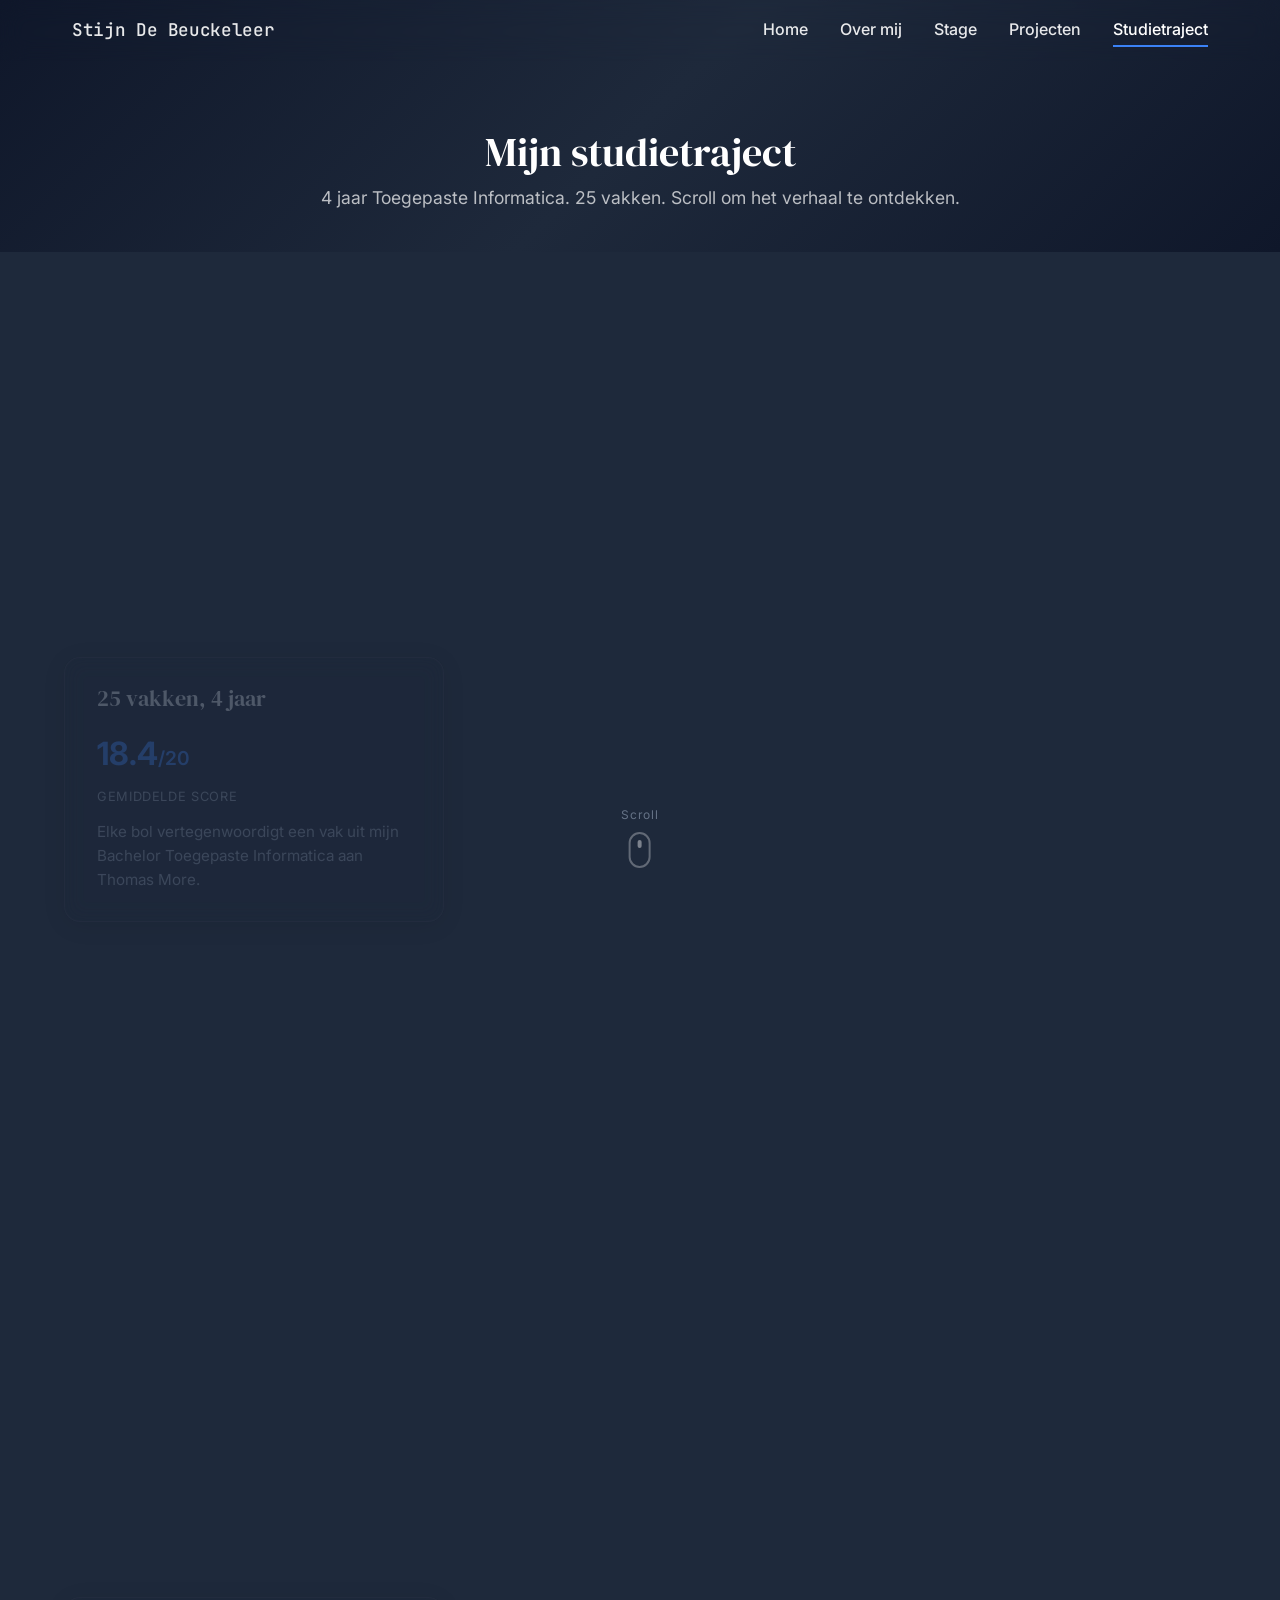
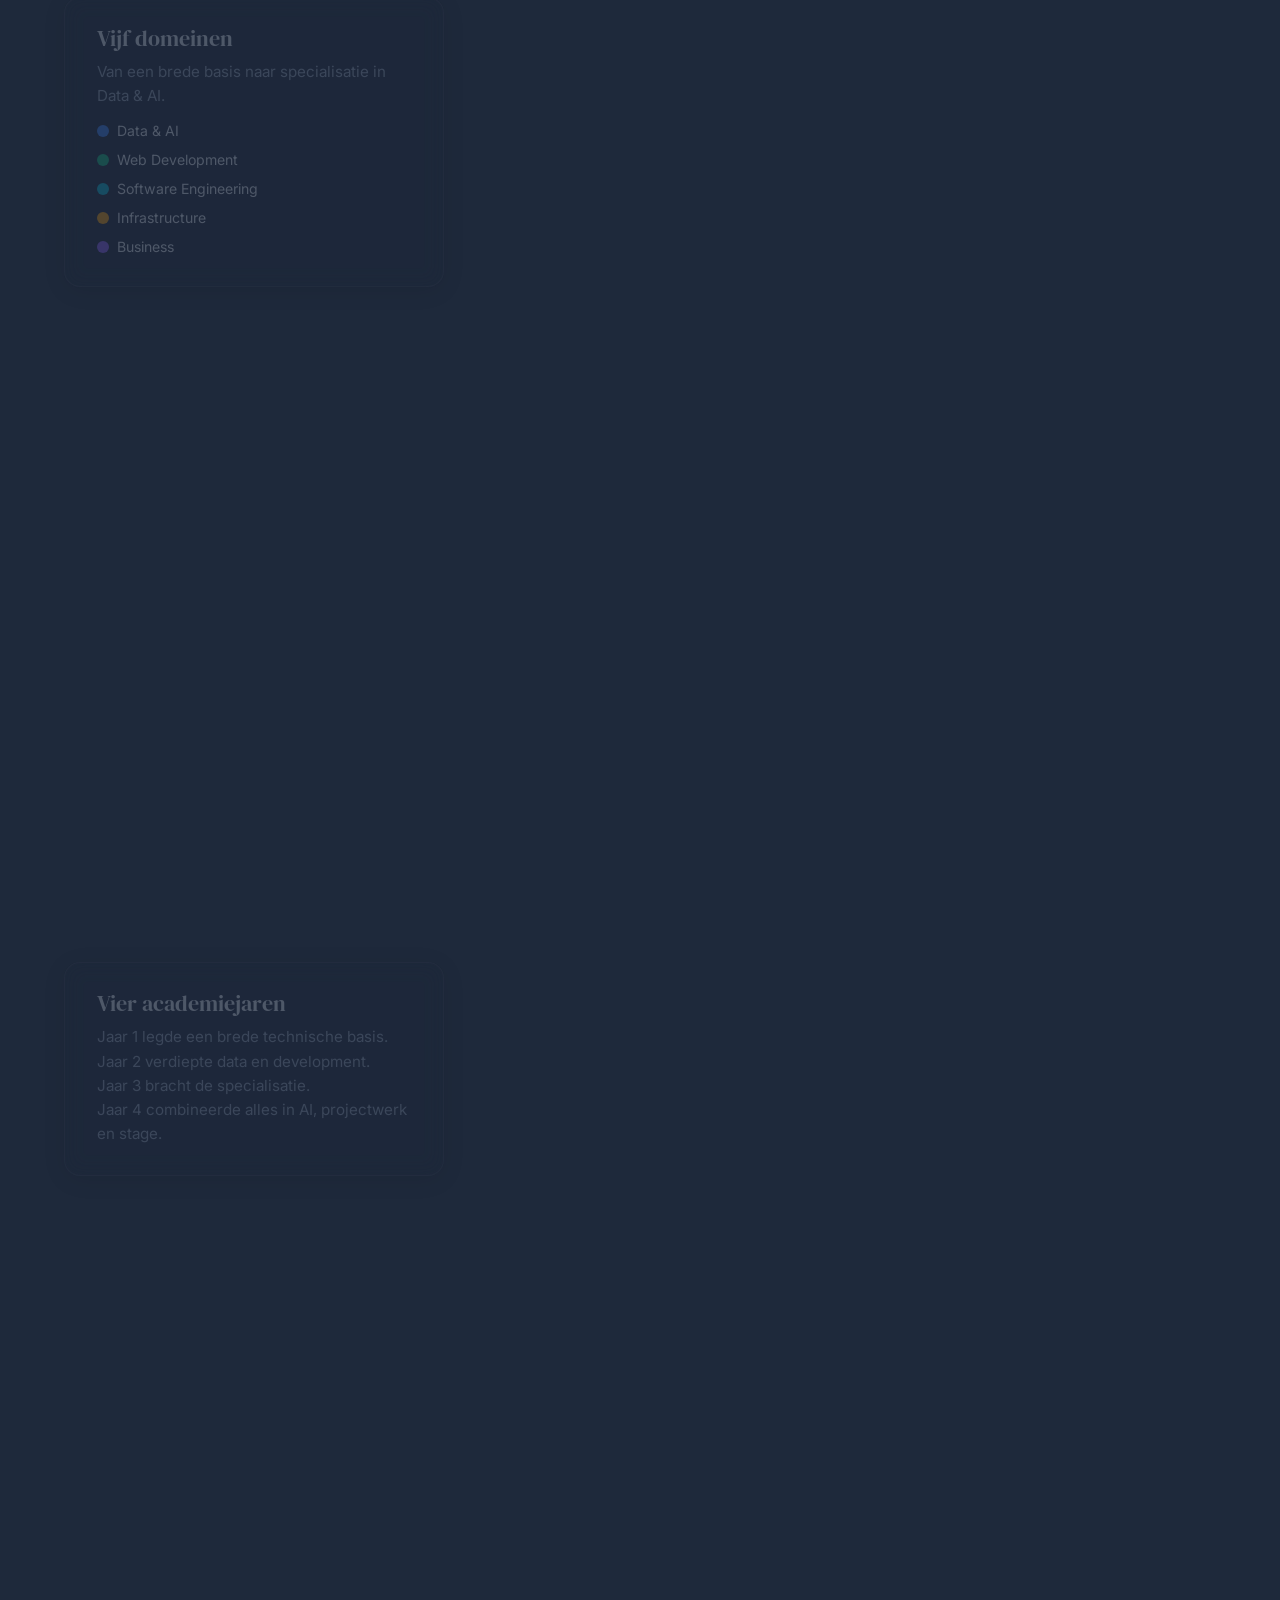
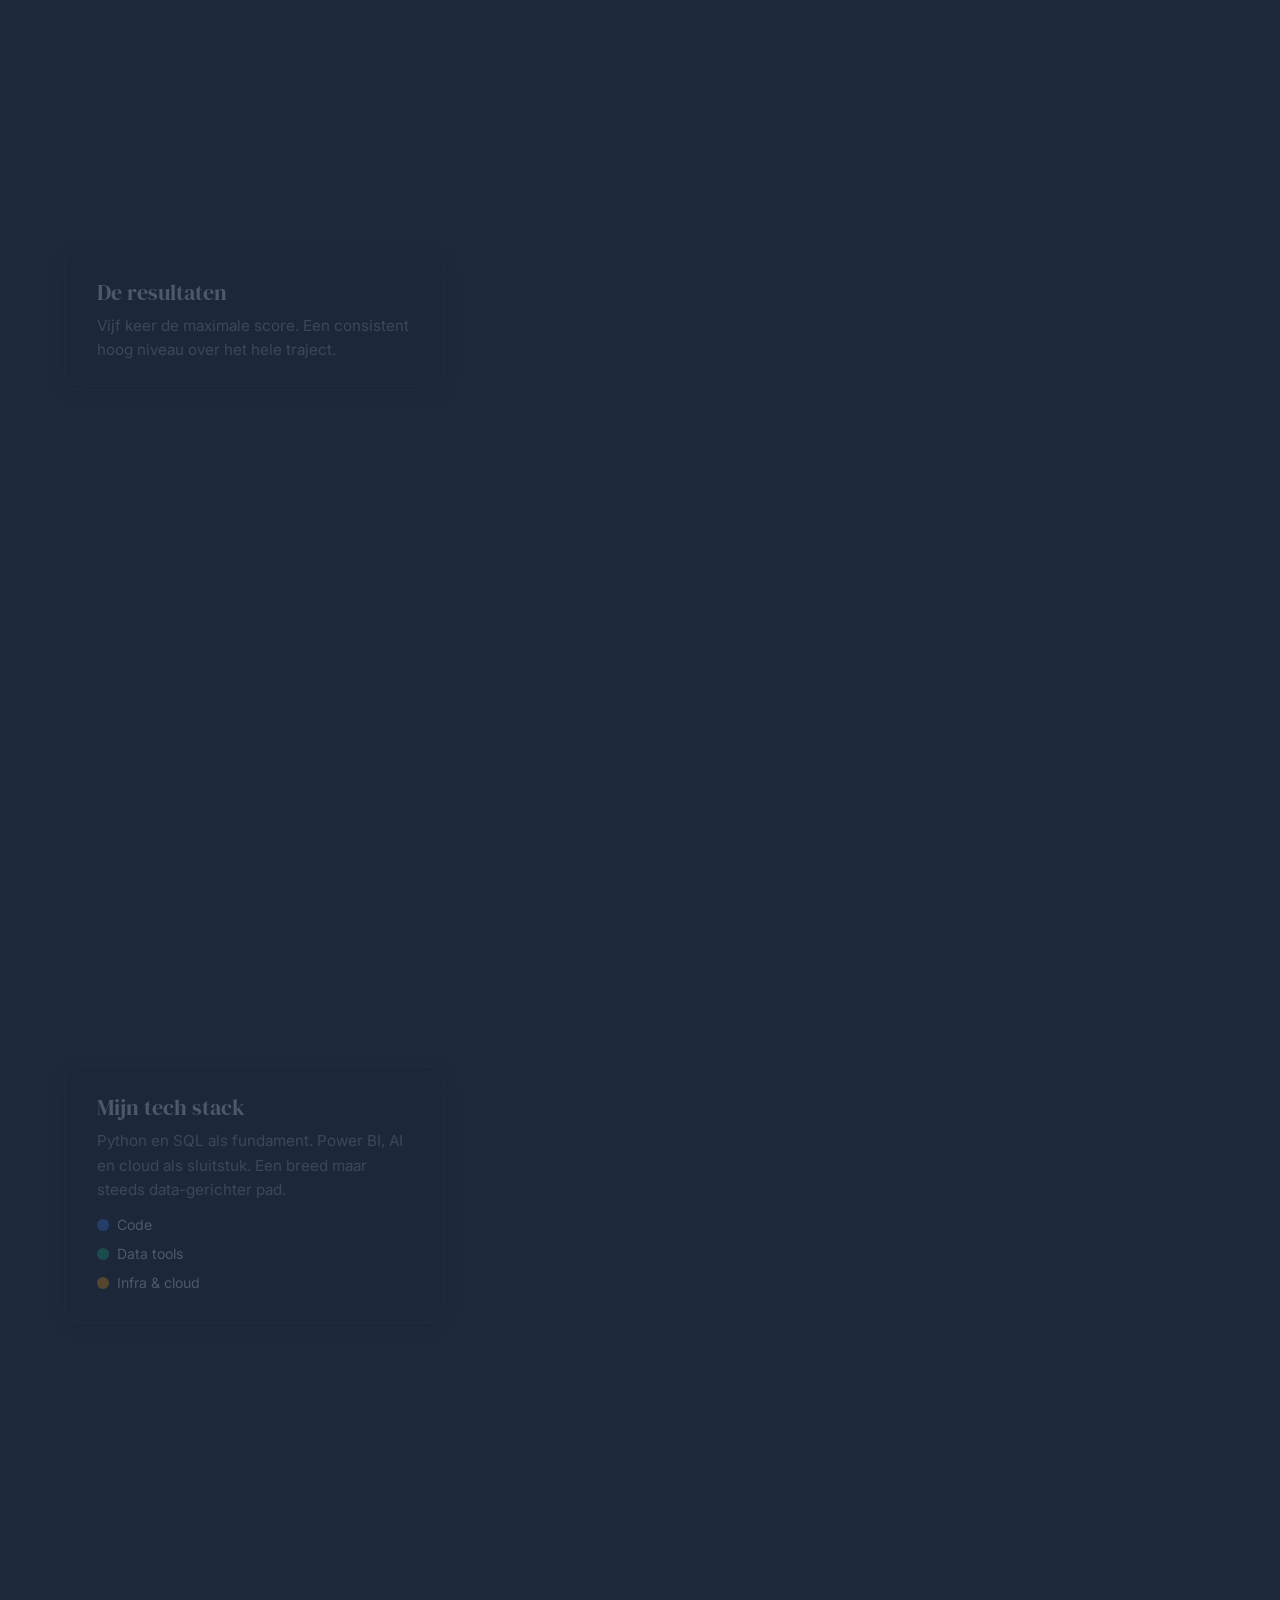
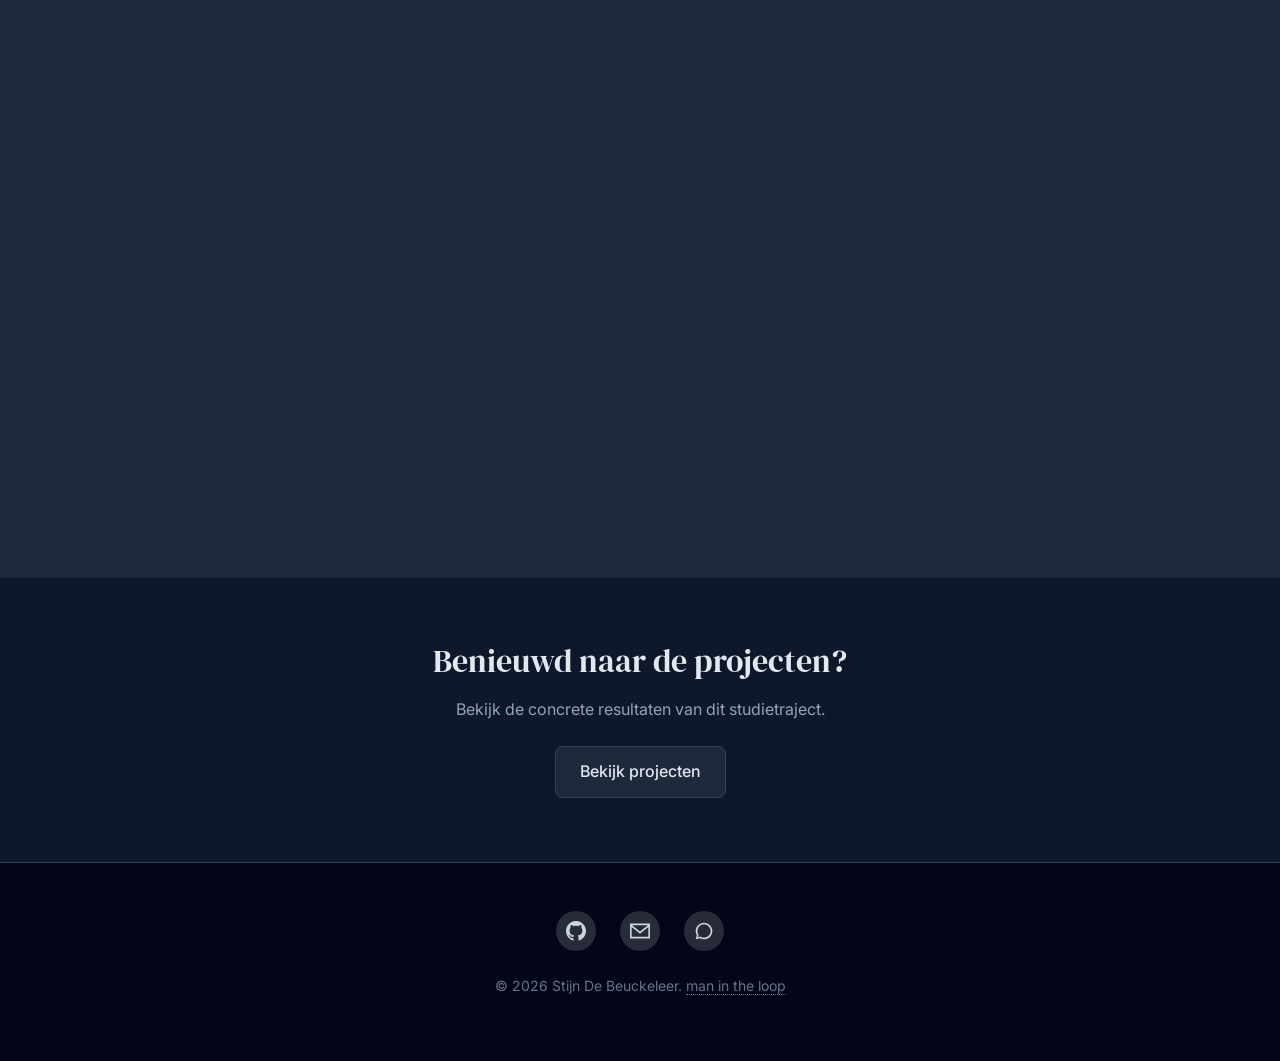
<file: studietraject/index.html>
<!DOCTYPE html>
<html lang="nl">
<head>
    <meta charset="UTF-8">
    <meta name="viewport" content="width=device-width, initial-scale=1.0">
    <link rel="icon" href="data:image/svg+xml,<svg xmlns='http://www.w3.org/2000/svg' viewBox='0 0 32 32'><rect width='32' height='32' rx='8' fill='%230f172a'/><text x='16' y='22' font-family='system-ui' font-size='18' font-weight='700' fill='%233b82f6' text-anchor='middle'>S</text></svg>">
    <meta name="description" content="4 jaar toegepaste informatica met scrollytelling visualisatie">
    <title>Studietraject | Stijn De Beuckeleer</title>
    <link rel="preconnect" href="https://fonts.googleapis.com">
    <link rel="preconnect" href="https://fonts.gstatic.com" crossorigin>
    <link href="https://fonts.googleapis.com/css2?family=DM+Serif+Display&family=Inter:wght@400;500;600;700&family=JetBrains+Mono:wght@400;500&display=swap" rel="stylesheet">
    <link rel="stylesheet" href="../assets/css/style.css">
    <style>
        /* === Scrollytelling Layout === */
        #scrolly {
            position: relative;
            background: var(--bg-light);
        }

        .scrolly__figure {
            position: sticky;
            top: 0;
            width: 100%;
            height: 100vh;
            display: flex;
            align-items: center;
            justify-content: center;
            background: var(--bg-light);
            z-index: 0;
        }

        #viz {
            width: 100%;
            height: 100%;
        }

        .scrolly__steps {
            position: relative;
            z-index: 2;
            margin-top: -100vh;
            padding-bottom: 20vh;
            pointer-events: none;
        }

        .step {
            margin: 0 0 75vh 5%;
            padding: 1.75rem 2rem;
            max-width: 380px;
            pointer-events: auto;
            background: rgba(30, 41, 59, 0.92);
            backdrop-filter: blur(10px);
            -webkit-backdrop-filter: blur(10px);
            border-radius: 1rem;
            box-shadow: 0 4px 24px rgba(0, 0, 0, 0.3);
            border: 1px solid rgba(255, 255, 255, 0.08);
            opacity: 0.25;
            transition: opacity 0.4s ease;
        }

        .step.is-active {
            opacity: 1;
        }

        .step:first-child {
            margin-top: 45vh;
        }

        .step h2 {
            font-size: 1.35rem;
            margin-bottom: 0.5rem;
            color: var(--text-color);
        }

        .step p {
            font-size: 0.95rem;
            color: var(--text-light);
            margin-bottom: 0;
            line-height: 1.6;
        }

        .step .stat {
            display: inline-block;
            font-size: 2rem;
            font-weight: 700;
            color: var(--primary-color);
            margin: 0.5rem 0;
        }

        .step .stat-label {
            font-size: 0.8rem;
            text-transform: uppercase;
            letter-spacing: 0.05em;
            color: var(--text-light);
        }

        .step .legend-item {
            display: flex;
            align-items: center;
            gap: 0.5rem;
            margin-top: 0.4rem;
            font-size: 0.88rem;
        }

        .step .legend-dot {
            width: 12px;
            height: 12px;
            border-radius: 50%;
            flex-shrink: 0;
        }

        /* Scroll indicator (muis) */
        .scroll-hint {
            position: fixed;
            bottom: 2rem;
            left: 50%;
            transform: translateX(-50%);
            display: flex;
            flex-direction: column;
            align-items: center;
            gap: 0.5rem;
            z-index: 10;
            opacity: 0.6;
            transition: opacity 0.5s ease;
            pointer-events: none;
        }

        .scroll-hint.hidden {
            opacity: 0;
        }

        .scroll-hint span {
            font-size: 0.75rem;
            color: var(--text-light);
            letter-spacing: 0.08em;
        }

        .scroll-hint__body {
            width: 22px;
            height: 36px;
            border: 2px solid rgba(255, 255, 255, 0.5);
            border-radius: 11px;
            position: relative;
        }

        .scroll-hint__wheel {
            width: 4px;
            height: 8px;
            background: rgba(255, 255, 255, 0.7);
            border-radius: 2px;
            position: absolute;
            left: 50%;
            top: 6px;
            transform: translateX(-50%);
            animation: scroll-wheel 2s ease-in-out infinite;
        }

        @keyframes scroll-wheel {
            0%   { opacity: 1; top: 6px; }
            50%  { opacity: 0.3; top: 18px; }
            100% { opacity: 1; top: 6px; }
        }

        /* Tooltip */
        .viz-tooltip {
            position: fixed;
            pointer-events: none;
            background: rgba(30, 41, 59, 0.95);
            color: #e2e8f0;
            padding: 0.6rem 0.9rem;
            border-radius: 0.5rem;
            box-shadow: 0 4px 16px rgba(0,0,0,0.3);
            border: 1px solid rgba(255, 255, 255, 0.1);
            font-size: 0.82rem;
            line-height: 1.4;
            z-index: 100;
            opacity: 0;
            transition: opacity 0.15s;
            max-width: 220px;
        }

        .viz-tooltip strong {
            display: block;
            font-size: 0.9rem;
            margin-bottom: 2px;
        }

        .viz-tooltip .tt-score {
            color: var(--primary-color);
            font-weight: 600;
        }

        /* D3 elements */
        .axis text {
            font-family: var(--font-sans);
            font-size: 12px;
            fill: var(--text-light);
        }

        .axis line, .axis path {
            stroke: var(--border-color);
        }

        .cat-label {
            font-family: var(--font-sans);
            font-weight: 600;
            fill: var(--text-color);
            text-anchor: middle;
        }

        .bar-label {
            font-family: var(--font-sans);
            font-size: 12px;
            fill: var(--text-light);
        }

        .lollipop-line {
            stroke-width: 2;
            stroke-linecap: round;
        }

        .score-label {
            font-family: var(--font-sans);
            font-size: 12px;
            font-weight: 600;
        }

        /* Mobile fallback */
        .mobile-fallback {
            display: none;
        }

        @media (max-width: 768px) {
            #scrolly { display: none; }
            .mobile-fallback { display: block; }
        }
    </style>
</head>
<body>
    <!-- Navigation -->
    <nav class="navbar navbar-dark" id="mainNav">
        <div class="container">
            <a href="../" class="navbar-brand">Stijn De Beuckeleer</a>
            <button class="navbar-toggle" aria-label="Toggle navigation">
                <span></span><span></span><span></span>
            </button>
            <ul class="navbar-nav">
                <li><a href="../">Home</a></li>
                <li><a href="../over-mij/">Over mij</a></li>
                <li><a href="../stage/">Stage</a></li>
                <li><a href="../projecten/">Projecten</a></li>
                <li><a href="../studietraject/" class="active">Studietraject</a></li>
            </ul>
        </div>
    </nav>

    <!-- Page Header -->
    <header class="page-header" style="padding-bottom: 1.5rem;">
        <div class="container">
            <h1>Mijn studietraject</h1>
            <p>4 jaar Toegepaste Informatica. 25 vakken. Scroll om het verhaal te ontdekken.</p>
        </div>
    </header>

    <!-- ==================== SCROLLYTELLING ==================== -->
    <section id="scrolly">
        <figure class="scrolly__figure">
            <svg id="viz"></svg>
        </figure>

        <div class="scroll-hint" id="scrollHint">
            <span>Scroll</span>
            <div class="scroll-hint__body">
                <div class="scroll-hint__wheel"></div>
            </div>
        </div>

        <article class="scrolly__steps">
            <!-- Step 0: Cloud -->
            <div class="step" data-step="0">
                <h2>25 vakken, 4 jaar</h2>
                <div>
                    <span class="stat">18.4</span><span style="font-size:1.2rem;font-weight:600;color:var(--primary-color);">/20</span>
                </div>
                <p class="stat-label">gemiddelde score</p>
                <p style="margin-top:0.75rem;">Elke bol vertegenwoordigt een vak uit mijn Bachelor Toegepaste Informatica aan Thomas More.</p>
            </div>

            <!-- Step 1: Clusters -->
            <div class="step" data-step="1">
                <h2>Vijf domeinen</h2>
                <p>Van een brede basis naar specialisatie in Data & AI.</p>
                <div style="margin-top:0.75rem;">
                    <div class="legend-item"><div class="legend-dot" style="background:#3b82f6;"></div> Data & AI</div>
                    <div class="legend-item"><div class="legend-dot" style="background:#10b981;"></div> Web Development</div>
                    <div class="legend-item"><div class="legend-dot" style="background:#06b6d4;"></div> Software Engineering</div>
                    <div class="legend-item"><div class="legend-dot" style="background:#f59e0b;"></div> Infrastructure</div>
                    <div class="legend-item"><div class="legend-dot" style="background:#8b5cf6;"></div> Business</div>
                </div>
            </div>

            <!-- Step 2: Timeline -->
            <div class="step" data-step="2">
                <h2>Vier academiejaren</h2>
                <p>Jaar 1 legde een brede technische basis.<br>Jaar 2 verdiepte data en development.<br>Jaar 3 bracht de specialisatie.<br>Jaar 4 combineerde alles in AI, projectwerk en stage.</p>
            </div>

            <!-- Step 3: Scores -->
            <div class="step" data-step="3">
                <h2>De resultaten</h2>
                <p>Vijf keer de maximale score. Een consistent hoog niveau over het hele traject.</p>
            </div>

            <!-- Step 4: Tech -->
            <div class="step" data-step="4">
                <h2>Mijn tech stack</h2>
                <p>Python en SQL als fundament. Power BI, AI en cloud als sluitstuk. Een breed maar steeds data-gerichter pad.</p>
                <div style="margin-top:0.75rem;">
                    <div class="legend-item"><div class="legend-dot" style="background:#3b82f6;"></div> Code</div>
                    <div class="legend-item"><div class="legend-dot" style="background:#10b981;"></div> Data tools</div>
                    <div class="legend-item"><div class="legend-dot" style="background:#f59e0b;"></div> Infra & cloud</div>
                </div>
            </div>
        </article>
    </section>

    <!-- ==================== MOBILE FALLBACK ==================== -->
    <section class="section section-alt mobile-fallback">
        <div class="container">
            <h2 class="mb-4">Studieresultaten</h2>
            <div class="card-grid">
                <div class="card">
                    <h3>Jaar 1 (2022-2023)</h3>
                    <p>8 vakken, gemiddeld 18.6/20</p>
                    <div class="tags mt-2">
                        <span class="tag">Java</span><span class="tag">Python</span><span class="tag">SQL</span><span class="tag">Networking</span><span class="tag">Webdesign</span>
                    </div>
                </div>
                <div class="card">
                    <h3>Jaar 2 (2023-2024)</h3>
                    <p>6 vakken, gemiddeld 18.8/20</p>
                    <div class="tags mt-2">
                        <span class="tag">Data Science</span><span class="tag">PHP</span><span class="tag">Linux</span><span class="tag">Requirements</span>
                    </div>
                </div>
                <div class="card">
                    <h3>Jaar 3 (2024-2025)</h3>
                    <p>8 vakken, gemiddeld 18.1/20</p>
                    <div class="tags mt-2">
                        <span class="tag">C# .NET</span><span class="tag">Power BI</span><span class="tag">React</span><span class="tag">AI</span><span class="tag">IoT</span>
                    </div>
                </div>
                <div class="card">
                    <h3>Jaar 4 (2025-2026)</h3>
                    <p>3 vakken, gemiddeld 17.7/20</p>
                    <div class="tags mt-2">
                        <span class="tag">AI.NET</span><span class="tag">Mobile & AR</span><span class="tag">Project 4.0</span>
                    </div>
                </div>
            </div>
        </div>
    </section>

    <!-- ==================== CTA BANNER ==================== -->
    <section class="section" style="text-align:center;">
        <div class="container">
            <h2>Benieuwd naar de projecten?</h2>
            <p style="color:var(--text-light);margin-bottom:1.5rem;">Bekijk de concrete resultaten van dit studietraject.</p>
            <a href="../projecten/" class="btn btn-secondary">Bekijk projecten</a>
        </div>
    </section>

    <!-- ==================== FOOTER ==================== -->
    <footer class="footer">
        <div class="container">
            <div class="social-links">
                <a href="https://github.com/portfolio-stijn" target="_blank" rel="noopener" aria-label="GitHub">
                    <svg width="20" height="20" fill="currentColor" viewBox="0 0 24 24"><path d="M12 0c-6.626 0-12 5.373-12 12 0 5.302 3.438 9.8 8.207 11.387.599.111.793-.261.793-.577v-2.234c-3.338.726-4.033-1.416-4.033-1.416-.546-1.387-1.333-1.756-1.333-1.756-1.089-.745.083-.729.083-.729 1.205.084 1.839 1.237 1.839 1.237 1.07 1.834 2.807 1.304 3.492.997.107-.775.418-1.305.762-1.604-2.665-.305-5.467-1.334-5.467-5.931 0-1.311.469-2.381 1.236-3.221-.124-.303-.535-1.524.117-3.176 0 0 1.008-.322 3.301 1.23.957-.266 1.983-.399 3.003-.404 1.02.005 2.047.138 3.006.404 2.291-1.552 3.297-1.23 3.297-1.23.653 1.653.242 2.874.118 3.176.77.84 1.235 1.911 1.235 3.221 0 4.609-2.807 5.624-5.479 5.921.43.372.823 1.102.823 2.222v3.293c0 .319.192.694.801.576 4.765-1.589 8.199-6.086 8.199-11.386 0-6.627-5.373-12-12-12z"/></svg>
                </a>
                <a href="mailto:stijn@debeuckeleer.eu" aria-label="Email">
                    <svg width="20" height="20" fill="currentColor" viewBox="0 0 24 24"><path d="M0 3v18h24v-18h-24zm21.518 2l-9.518 7.713-9.518-7.713h19.036zm-19.518 14v-11.817l10 8.104 10-8.104v11.817h-20z"/></svg>
                </a>
                <div class="signal-wrap">
                    <a href="#" aria-label="Signal" onclick="return false;">
                        <svg width="20" height="20" fill="currentColor" viewBox="0 0 24 24"><path d="M12 2C6.48 2 2 6.48 2 12c0 1.85.5 3.58 1.38 5.07L2 22l4.93-1.38A9.94 9.94 0 0 0 12 22c5.52 0 10-4.48 10-10S17.52 2 12 2zm0 18a8 8 0 0 1-4.07-1.11l-.29-.17-3.01.84.84-3.01-.17-.29A8 8 0 1 1 12 20z"/></svg>
                    </a>
                    <div class="signal-qr-popup">
                        <img src="../assets/img/signal-qr.png" alt="Signal QR code">
                    </div>
                </div>
            </div>
            <p class="footer-text">&copy; 2026 Stijn De Beuckeleer. <span class="ai-disclosure" title="AI-ondersteund, menselijk gestuurd. Alle inhoud is persoonlijk geschreven en gecontroleerd.">man in the loop</span></p>
        </div>
    </footer>

    <!-- Tooltip -->
    <div class="viz-tooltip" id="tooltip"></div>

    <!-- ==================== SCRIPTS ==================== -->
    <script src="https://d3js.org/d3.v7.min.js"></script>
    <script>
    (function () {
        'use strict';

        // === DATA ===
        const courses = [
            // 2022-2023
            { id:1,  name:"Switching, Routing & Wireless", short:"SRW",       score:19, year:1, period:"2022-2023", cat:"Infrastructure",     tech:["Cisco","Networking"] },
            { id:2,  name:"Web Applications in Java",      short:"Java Web",  score:19, year:1, period:"2022-2023", cat:"Web Development",    tech:["Java","JSP"] },
            { id:3,  name:"Application Dev in Python",     short:"Python",    score:19, year:1, period:"2022-2023", cat:"Software Engineering",tech:["Python"] },
            { id:4,  name:"Data Analysis with SQL",        short:"SQL",       score:19, year:1, period:"2022-2023", cat:"Data & AI",           tech:["SQL","SQL Server"] },
            { id:5,  name:"Network Essentials",            short:"Networks",  score:19, year:1, period:"2022-2023", cat:"Infrastructure",     tech:["TCP/IP","Networking"] },
            { id:6,  name:"Webdesign Advanced",            short:"Webdes.A",  score:18, year:1, period:"2022-2023", cat:"Web Development",    tech:["HTML","CSS","JavaScript"] },
            { id:7,  name:"IT Essentials",                 short:"IT Ess.",   score:18, year:1, period:"2022-2023", cat:"Infrastructure",     tech:["Hardware","OS"] },
            { id:8,  name:"Webdesign Essentials",          short:"Webdes.E",  score:18, year:1, period:"2022-2023", cat:"Web Development",    tech:["HTML","CSS"] },
            // 2023-2024
            { id:9,  name:"Requirements Analysis",         short:"Req. An.",  score:20, year:2, period:"2023-2024", cat:"Business",           tech:["UML"] },
            { id:10, name:"Data Science",                  short:"Data Sc.",  score:19, year:2, period:"2023-2024", cat:"Data & AI",           tech:["Python","Pandas","Scikit-learn"] },
            { id:11, name:"Linux",                         short:"Linux",     score:19, year:2, period:"2023-2024", cat:"Infrastructure",     tech:["Linux","Bash"] },
            { id:12, name:"Web Applications in PHP",       short:"PHP Web",   score:19, year:2, period:"2023-2024", cat:"Web Development",    tech:["PHP","MySQL"] },
            { id:13, name:"Project PHP",                   short:"Proj PHP",  score:18, year:2, period:"2023-2024", cat:"Web Development",    tech:["PHP","MySQL"] },
            { id:14, name:"Windows",                       short:"Windows",   score:18, year:2, period:"2023-2024", cat:"Infrastructure",     tech:["Windows Server"] },
            // 2024-2025
            { id:15, name:".NET Development",              short:".NET",      score:20, year:3, period:"2024-2025", cat:"Software Engineering",tech:["C#",".NET","EF Core"] },
            { id:16, name:"Data Visualisation",            short:"Data Viz",  score:20, year:3, period:"2024-2025", cat:"Data & AI",           tech:["Power BI","DAX"] },
            { id:17, name:"React",                         short:"React",     score:20, year:3, period:"2024-2025", cat:"Web Development",    tech:["React","JavaScript"] },
            { id:18, name:"Artificial Intelligence",       short:"AI",        score:20, year:3, period:"2024-2025", cat:"Data & AI",           tech:["Python","ML"] },
            { id:19, name:"IoT Essentials",                short:"IoT",       score:19, year:3, period:"2024-2025", cat:"Infrastructure",     tech:["IoT","Sensors"] },
            { id:20, name:"Business Processes & ITIL",     short:"ITIL",      score:17, year:3, period:"2024-2025", cat:"Business",           tech:["ITIL"] },
            { id:21, name:"Angular",                       short:"Angular",   score:16, year:3, period:"2024-2025", cat:"Web Development",    tech:["Angular","TypeScript"] },
            { id:22, name:"Java Development",              short:"Java Dev",  score:13, year:3, period:"2024-2025", cat:"Software Engineering",tech:["Java"] },
            // 2025-2026
            { id:23, name:"AI.NET",                        short:"AI.NET",    score:19, year:4, period:"2025-2026", cat:"Data & AI",           tech:["C#",".NET","ML"] },
            { id:24, name:"Project 4.0",                   short:"Proj 4.0",  score:18, year:4, period:"2025-2026", cat:"Software Engineering",tech:["Agile","DevOps"] },
            { id:25, name:"Mobile & AR Development",       short:"Mobile",    score:16, year:4, period:"2025-2026", cat:"Software Engineering",tech:["Mobile","AR"] },
        ];

        const catColor = { 'Data & AI':'#3b82f6', 'Web Development':'#10b981', 'Software Engineering':'#06b6d4', Infrastructure:'#f59e0b', Business:'#8b5cf6' };

        // Tech data (aggregated from courses + stage)
        const techMap = {};
        courses.forEach(c => c.tech.forEach(t => { techMap[t] = (techMap[t] || 0) + 1; }));
        // Add stage tech
        ['Azure','Microsoft Fabric','Power BI','ETL/ELT','DAX'].forEach(t => { techMap[t] = (techMap[t] || 0) + 1; });

        const techDomain = {
            'Python':'Code','SQL':'Code','Java':'Code','C#':'Code','PHP':'Code','.NET':'Code',
            'React':'Code','Angular':'Code','TypeScript':'Code','JavaScript':'Code','Mobile':'Code','AR':'Code',
            'Power BI':'Data','DAX':'Data','Pandas':'Data','Scikit-learn':'Data','SQL Server':'Data','MySQL':'Data','ML':'Data',
            'Cisco':'Infra','Networking':'Infra','TCP/IP':'Infra','Linux':'Infra','Bash':'Infra','Windows Server':'Infra',
            'Azure':'Infra','Microsoft Fabric':'Infra','EF Core':'Code','JSP':'Code','IoT':'Infra','Sensors':'Infra',
            'HTML':'Code','CSS':'Code','Hardware':'Infra','OS':'Infra',
            'UML':'Data','ITIL':'Infra','ETL/ELT':'Data','Agile':'Data','DevOps':'Infra'
        };
        const techDomainColor = { Code:'#3b82f6', Data:'#10b981', Infra:'#f59e0b' };

        const techData = Object.entries(techMap)
            .map(([name, count]) => ({ name, count, domain: techDomain[name] || 'Code' }))
            .sort((a, b) => b.count - a.count);

        // === SVG SETUP ===
        const svg = d3.select('#viz');
        const tooltip = d3.select('#tooltip');
        function positionTooltip(event) {
            var ttNode = tooltip.node();
            var ttWidth = ttNode.offsetWidth;
            var left = event.clientX + 14;
            if (left + ttWidth > window.innerWidth - 10) {
                left = event.clientX - ttWidth - 14;
            }
            tooltip.style('left', left + 'px')
                   .style('top', (event.clientY - 10) + 'px');
        }
        let width, height, margin;
        let simulation;

        const g = svg.append('g'); // main group
        const axisGroup = g.append('g').attr('class','axes').style('opacity', 0);
        const xAxisG = axisGroup.append('g').attr('class','axis x-axis');
        const yAxisG = axisGroup.append('g').attr('class','axis y-axis');
        const elemGroup = g.append('g').attr('class','elements');
        const labelGroup = g.append('g').attr('class','labels');
        const techGroup = g.append('g').attr('class','tech-group').style('opacity', 0);

        // Radius scale
        const rScale = d3.scaleLinear().domain([13, 20]).range([10, 24]);

        // Current state
        let currentStep = -1;

        function getDimensions() {
            const rect = svg.node().getBoundingClientRect();
            width = rect.width;
            height = rect.height;
            margin = { top: 60, right: 60, bottom: 60, left: 160 };
        }

        function init() {
            getDimensions();

            // Create course circles
            const circles = elemGroup.selectAll('.course-dot')
                .data(courses, d => d.id)
                .join('circle')
                .attr('class', 'course-dot')
                .attr('r', 0)
                .attr('cx', width / 2)
                .attr('cy', height / 2)
                .attr('fill', '#3b82f6')
                .attr('opacity', 0)
                .attr('stroke', 'white')
                .attr('stroke-width', 2)
                .style('cursor', 'default');

            // Tooltip events
            circles
                .on('mouseenter', function (event, d) {
                    d3.select(this).attr('stroke-width', 3).attr('stroke', '#0f172a');
                    tooltip.style('opacity', 1).html(
                        '<strong>' + d.name + '</strong>' +
                        '<span class="tt-score">' + d.score + '/20</span> &middot; ' +
                        d.period + '<br>' + d.tech.join(', ')
                    );
                })
                .on('mousemove', function (event) {
                    positionTooltip(event);
                })
                .on('mouseleave', function () {
                    d3.select(this).attr('stroke-width', 2).attr('stroke', 'white');
                    tooltip.style('opacity', 0);
                });

            // Force simulation (not started yet)
            simulation = d3.forceSimulation(courses)
                .force('charge', d3.forceManyBody().strength(-40))
                .force('center', d3.forceCenter(width / 2, height / 2))
                .force('collision', d3.forceCollide().radius(d => rScale(d.score) + 3))
                .on('tick', () => {
                    elemGroup.selectAll('.course-dot')
                        .attr('cx', d => d.x)
                        .attr('cy', d => d.y);
                })
                .stop();
        }

        // === VISUALIZATION STATES ===

        function showCloud() {
            // Show course dots, hide everything else
            axisGroup.transition().duration(400).style('opacity', 0);
            labelGroup.selectAll('*').transition().duration(400).style('opacity', 0).remove();
            techGroup.transition().duration(400).style('opacity', 0);
            elemGroup.selectAll('.lollipop-line').transition().duration(400).style('opacity', 0).remove();

            const circles = elemGroup.selectAll('.course-dot')
                .transition().duration(600)
                .attr('r', d => rScale(d.score))
                .attr('fill', '#3b82f6')
                .attr('opacity', 0.8);

            // Reset positions to center before starting simulation
            courses.forEach(d => {
                if (d.x === undefined) { d.x = width/2 + (Math.random()-0.5)*100; d.y = height/2 + (Math.random()-0.5)*100; }
            });

            simulation
                .force('x', d3.forceX(width / 2).strength(0.05))
                .force('y', d3.forceY(height / 2).strength(0.05))
                .force('charge', d3.forceManyBody().strength(-40))
                .force('collision', d3.forceCollide().radius(d => rScale(d.score) + 3))
                .alpha(0.6).restart();
        }

        var clusterSim = null;
        function showClusters() {
            axisGroup.transition().duration(400).style('opacity', 0);
            techGroup.transition().duration(400).style('opacity', 0);
            elemGroup.selectAll('.lollipop-line').transition().duration(400).style('opacity', 0).remove();
            simulation.stop();
            if (clusterSim) clusterSim.stop();

            // Category centroid positions -- 5 domains with more spread
            var cx = width / 2, cy = height / 2;
            var spreadX = Math.min(width * 0.28, 320);
            var spreadY = Math.min(height * 0.25, 200);
            var catPos = {
                'Data & AI':           { x: cx,              y: cy - spreadY * 1.1 },
                'Web Development':     { x: cx + spreadX,    y: cy - spreadY * 0.2 },
                'Software Engineering':{ x: cx + spreadX*0.6,y: cy + spreadY * 0.9 },
                'Infrastructure':      { x: cx - spreadX*0.6,y: cy + spreadY * 0.9 },
                'Business':            { x: cx - spreadX,    y: cy - spreadY * 0.2 },
            };

            // Assign target cluster center to each course
            courses.forEach(function(c) {
                c.clusterX = catPos[c.cat].x;
                c.clusterY = catPos[c.cat].y;
            });

            // Use force simulation to resolve overlaps
            clusterSim = d3.forceSimulation(courses)
                .force('x', d3.forceX(function(d) { return d.clusterX; }).strength(0.4))
                .force('y', d3.forceY(function(d) { return d.clusterY; }).strength(0.4))
                .force('collision', d3.forceCollide().radius(function(d) { return rScale(d.score) + 2; }).strength(0.8))
                .alpha(0.8)
                .alphaDecay(0.03)
                .on('tick', function() {
                    elemGroup.selectAll('.course-dot')
                        .attr('cx', function(d) { return d.x; })
                        .attr('cy', function(d) { return d.y; });
                });

            elemGroup.selectAll('.course-dot')
                .attr('r', function(d) { return rScale(d.score); })
                .attr('fill', function(d) { return catColor[d.cat]; })
                .attr('opacity', 0.85);

            // Category labels
            labelGroup.selectAll('*').transition().duration(300).style('opacity', 0).remove();
            var catGroups = {};
            courses.forEach(function(c) {
                if (!catGroups[c.cat]) catGroups[c.cat] = [];
                catGroups[c.cat].push(c);
            });
            Object.entries(catPos).forEach(function(entry) {
                var cat = entry[0], pos = entry[1];
                var group = catGroups[cat] || [];
                var maxR = d3.max(group, function(d) { return rScale(d.score); }) || 20;
                var clusterR = Math.sqrt(group.length) * (maxR + 4);
                labelGroup.append('text')
                    .attr('class', 'cat-label')
                    .attr('x', pos.x)
                    .attr('y', pos.y - clusterR - 12)
                    .text(cat)
                    .style('opacity', 0)
                    .transition().delay(600).duration(400)
                    .style('opacity', 1);
            });
        }

        function showTimeline() {
            labelGroup.selectAll('*').transition().duration(300).style('opacity', 0).remove();
            techGroup.transition().duration(400).style('opacity', 0);
            elemGroup.selectAll('.lollipop-line').transition().duration(400).style('opacity', 0).remove();
            simulation.stop();
            if (clusterSim) { clusterSim.stop(); clusterSim = null; }

            const plotW = width - margin.left - margin.right;
            const plotH = height - margin.top - margin.bottom;

            const xScale = d3.scalePoint()
                .domain(['2022-2023', '2023-2024', '2024-2025', '2025-2026'])
                .range([margin.left, margin.left + plotW])
                .padding(0.3);

            const yScale = d3.scaleLinear()
                .domain([12, 21])
                .range([margin.top + plotH, margin.top]);

            // Show axes
            xAxisG.attr('transform', 'translate(0,' + (margin.top + plotH) + ')')
                .call(d3.axisBottom(xScale).tickSize(0).tickPadding(12));
            yAxisG.attr('transform', 'translate(' + margin.left + ',0)')
                .call(d3.axisLeft(yScale).tickValues([12,13,14,15,16,17,18,19,20]).tickFormat(d => d + '/20').tickSize(-plotW));
            yAxisG.selectAll('.tick line').attr('stroke', 'rgba(148,163,184,0.2)').attr('stroke-dasharray', '3,3');
            yAxisG.selectAll('.tick').each(function(d) {
                const line = d3.select(this).select('line');
                if (d % 2 === 0) line.attr('stroke', 'rgba(148,163,184,0.35)');
            });
            yAxisG.select('.domain').remove();

            axisGroup.transition().duration(500).style('opacity', 1);

            // Jitter within year groups to avoid overlap
            const yearGroups = {};
            courses.forEach(d => {
                if (!yearGroups[d.period]) yearGroups[d.period] = [];
                yearGroups[d.period].push(d);
            });

            elemGroup.selectAll('.course-dot')
                .transition().duration(800).ease(d3.easeCubicInOut)
                .attr('cx', d => {
                    const group = yearGroups[d.period];
                    const idx = group.indexOf(d);
                    const jitter = (idx - (group.length - 1) / 2) * 20;
                    return xScale(d.period) + jitter;
                })
                .attr('cy', d => yScale(d.score))
                .attr('r', d => rScale(d.score) * 0.8)
                .attr('fill', d => catColor[d.cat])
                .attr('opacity', 0.85);
        }

        function showScores() {
            labelGroup.selectAll('*').transition().duration(300).style('opacity', 0).remove();
            techGroup.transition().duration(400).style('opacity', 0);
            simulation.stop();

            const sorted = [...courses].sort((a, b) => b.score - a.score || a.name.localeCompare(b.name));
            const plotW = width - margin.left - margin.right;
            const barH = Math.min(28, (height - margin.top - margin.bottom) / sorted.length - 4);

            const xScale = d3.scaleLinear().domain([0, 20]).range([margin.left, margin.left + plotW]);
            const yScale = d3.scaleBand()
                .domain(sorted.map(d => d.id))
                .range([margin.top, margin.top + sorted.length * (barH + 6)])
                .padding(0.15);

            // Hide standard axes, show custom
            axisGroup.transition().duration(300).style('opacity', 0);

            // Lollipop lines
            elemGroup.selectAll('.lollipop-line').remove();
            sorted.forEach(d => {
                elemGroup.append('line')
                    .attr('class', 'lollipop-line')
                    .attr('x1', xScale(0))
                    .attr('y1', yScale(d.id) + yScale.bandwidth() / 2)
                    .attr('x2', xScale(0))
                    .attr('y2', yScale(d.id) + yScale.bandwidth() / 2)
                    .attr('stroke', catColor[d.cat])
                    .attr('stroke-width', 1.5)
                    .attr('opacity', 0.4)
                    .transition().delay(300).duration(600)
                    .attr('x2', xScale(d.score));
            });

            // Course name labels
            sorted.forEach(d => {
                labelGroup.append('text')
                    .attr('class', 'bar-label')
                    .attr('x', margin.left - 8)
                    .attr('y', yScale(d.id) + yScale.bandwidth() / 2)
                    .attr('text-anchor', 'end')
                    .attr('dominant-baseline', 'central')
                    .text(d.short)
                    .style('opacity', 0)
                    .transition().delay(200).duration(400)
                    .style('opacity', 1);
            });

            // Score labels
            sorted.forEach(d => {
                labelGroup.append('text')
                    .attr('class', 'score-label')
                    .attr('x', xScale(d.score) + 18)
                    .attr('y', yScale(d.id) + yScale.bandwidth() / 2)
                    .attr('dominant-baseline', 'central')
                    .attr('fill', d.score === 20 ? catColor[d.cat] : '#64748b')
                    .text(d.score + '/20')
                    .style('opacity', 0)
                    .transition().delay(600).duration(400)
                    .style('opacity', 1);
            });

            // Move dots to end of bars
            elemGroup.selectAll('.course-dot')
                .transition().duration(800).ease(d3.easeCubicInOut)
                .attr('cx', d => xScale(d.score))
                .attr('cy', d => yScale(d.id) + yScale.bandwidth() / 2)
                .attr('r', barH / 2.5)
                .attr('fill', d => catColor[d.cat])
                .attr('stroke', d => d.score === 20 ? '#ffffff' : 'white')
                .attr('stroke-width', d => d.score === 20 ? 3 : 2)
                .attr('opacity', 1);
        }

        function showTech() {
            // Hide course elements
            elemGroup.selectAll('.course-dot')
                .transition().duration(400)
                .attr('r', 0).attr('opacity', 0);
            elemGroup.selectAll('.lollipop-line')
                .transition().duration(400).style('opacity', 0).remove();
            labelGroup.selectAll('*').transition().duration(300).style('opacity', 0).remove();
            axisGroup.transition().duration(300).style('opacity', 0);
            simulation.stop();

            // Pack layout
            const packSize = Math.min(width, height) * 0.85;
            const root = d3.hierarchy({ children: techData })
                .sum(d => d.count || 0);

            d3.pack()
                .size([packSize, packSize])
                .padding(4)(root);

            const offsetX = (width - packSize) / 2;
            const offsetY = (height - packSize) / 2;

            const leaves = root.leaves();

            // Create tech circles
            techGroup.selectAll('.tech-bubble').remove();
            techGroup.selectAll('.tech-label').remove();

            const bubbles = techGroup.selectAll('.tech-bubble')
                .data(leaves)
                .join('circle')
                .attr('class', 'tech-bubble')
                .attr('cx', d => d.x + offsetX)
                .attr('cy', d => d.y + offsetY)
                .attr('r', 0)
                .attr('fill', d => techDomainColor[d.data.domain] || '#3b82f6')
                .attr('opacity', 0.8)
                .attr('stroke', 'white')
                .attr('stroke-width', 2);

            bubbles.transition().delay((d, i) => i * 30).duration(500)
                .attr('r', d => d.r);

            // Labels for larger bubbles
            techGroup.selectAll('.tech-label')
                .data(leaves.filter(d => d.r > 18))
                .join('text')
                .attr('class', 'tech-label')
                .attr('x', d => d.x + offsetX)
                .attr('y', d => d.y + offsetY)
                .attr('text-anchor', 'middle')
                .attr('dominant-baseline', 'central')
                .attr('fill', 'white')
                .attr('font-family', 'Inter, sans-serif')
                .attr('font-weight', '600')
                .attr('font-size', d => Math.max(9, Math.min(d.r * 0.45, 14)) + 'px')
                .text(d => d.data.name)
                .style('opacity', 0)
                .style('pointer-events', 'none')
                .transition().delay((d, i) => 300 + i * 30).duration(400)
                .style('opacity', 1);

            // Tooltip on tech bubbles
            bubbles
                .on('mouseenter', function (event, d) {
                    d3.select(this).attr('stroke-width', 3).attr('stroke', '#0f172a');
                    tooltip.style('opacity', 1).html(
                        '<strong>' + d.data.name + '</strong>' +
                        'Gebruikt in ' + d.data.count + (d.data.count === 1 ? ' vak' : ' vakken')
                    );
                })
                .on('mousemove', function (event) {
                    positionTooltip(event);
                })
                .on('mouseleave', function () {
                    d3.select(this).attr('stroke-width', 2).attr('stroke', 'white');
                    tooltip.style('opacity', 0);
                });

            techGroup.transition().duration(400).style('opacity', 1);
        }

        // === STATE DISPATCHER ===
        function updateViz(stepIndex) {
            if (stepIndex === currentStep) return;
            currentStep = stepIndex;
            switch (stepIndex) {
                case 0: showCloud(); break;
                case 1: showClusters(); break;
                case 2: showTimeline(); break;
                case 3: showScores(); break;
                case 4: showTech(); break;
            }
        }

        // === SCROLL OBSERVER (replaces Scrollama) ===
        function setupObserver() {
            const steps = document.querySelectorAll('#scrolly .step');
            var viewMid = window.innerHeight / 2;
            function onScroll() {
                var closest = null;
                var closestDist = Infinity;
                steps.forEach(function (step, i) {
                    var rect = step.getBoundingClientRect();
                    var mid = rect.top + rect.height / 2;
                    var dist = Math.abs(mid - viewMid);
                    if (dist < closestDist) {
                        closestDist = dist;
                        closest = i;
                    }
                });
                if (closest !== null) {
                    d3.selectAll('#scrolly .step').classed('is-active', false);
                    d3.select(steps[closest]).classed('is-active', true);
                    updateViz(closest);
                    if (closest > 0) {
                        d3.select('#scrollHint').classed('hidden', true);
                    }
                }
            }
            window.addEventListener('scroll', onScroll, { passive: true });
        }

        // === RESIZE ===
        function handleResize() {
            getDimensions();
            simulation.force('center', d3.forceCenter(width / 2, height / 2));
            if (currentStep >= 0) {
                const step = currentStep;
                currentStep = -1;
                updateViz(step);
            }
        }

        // === INIT ===
        init();
        setupObserver();
        // Trigger first state with entrance animation
        updateViz(0);
        elemGroup.selectAll('.course-dot')
            .transition().delay(function (d, i) { return i * 60; }).duration(500)
            .attr('opacity', 0.8)
            .attr('r', function (d) { return rScale(d.score); });

        window.addEventListener('resize', handleResize);

        // Navbar scroll effect
        var nav = document.getElementById('mainNav');
        window.addEventListener('scroll', function() {
            nav.classList.toggle('scrolled', window.scrollY > 100);
        });

        // Mobile menu
        document.querySelector('.navbar-toggle').addEventListener('click', function() {
            document.querySelector('.navbar-nav').classList.toggle('active');
        });

    })();
    </script>
</body>
</html>
</file>
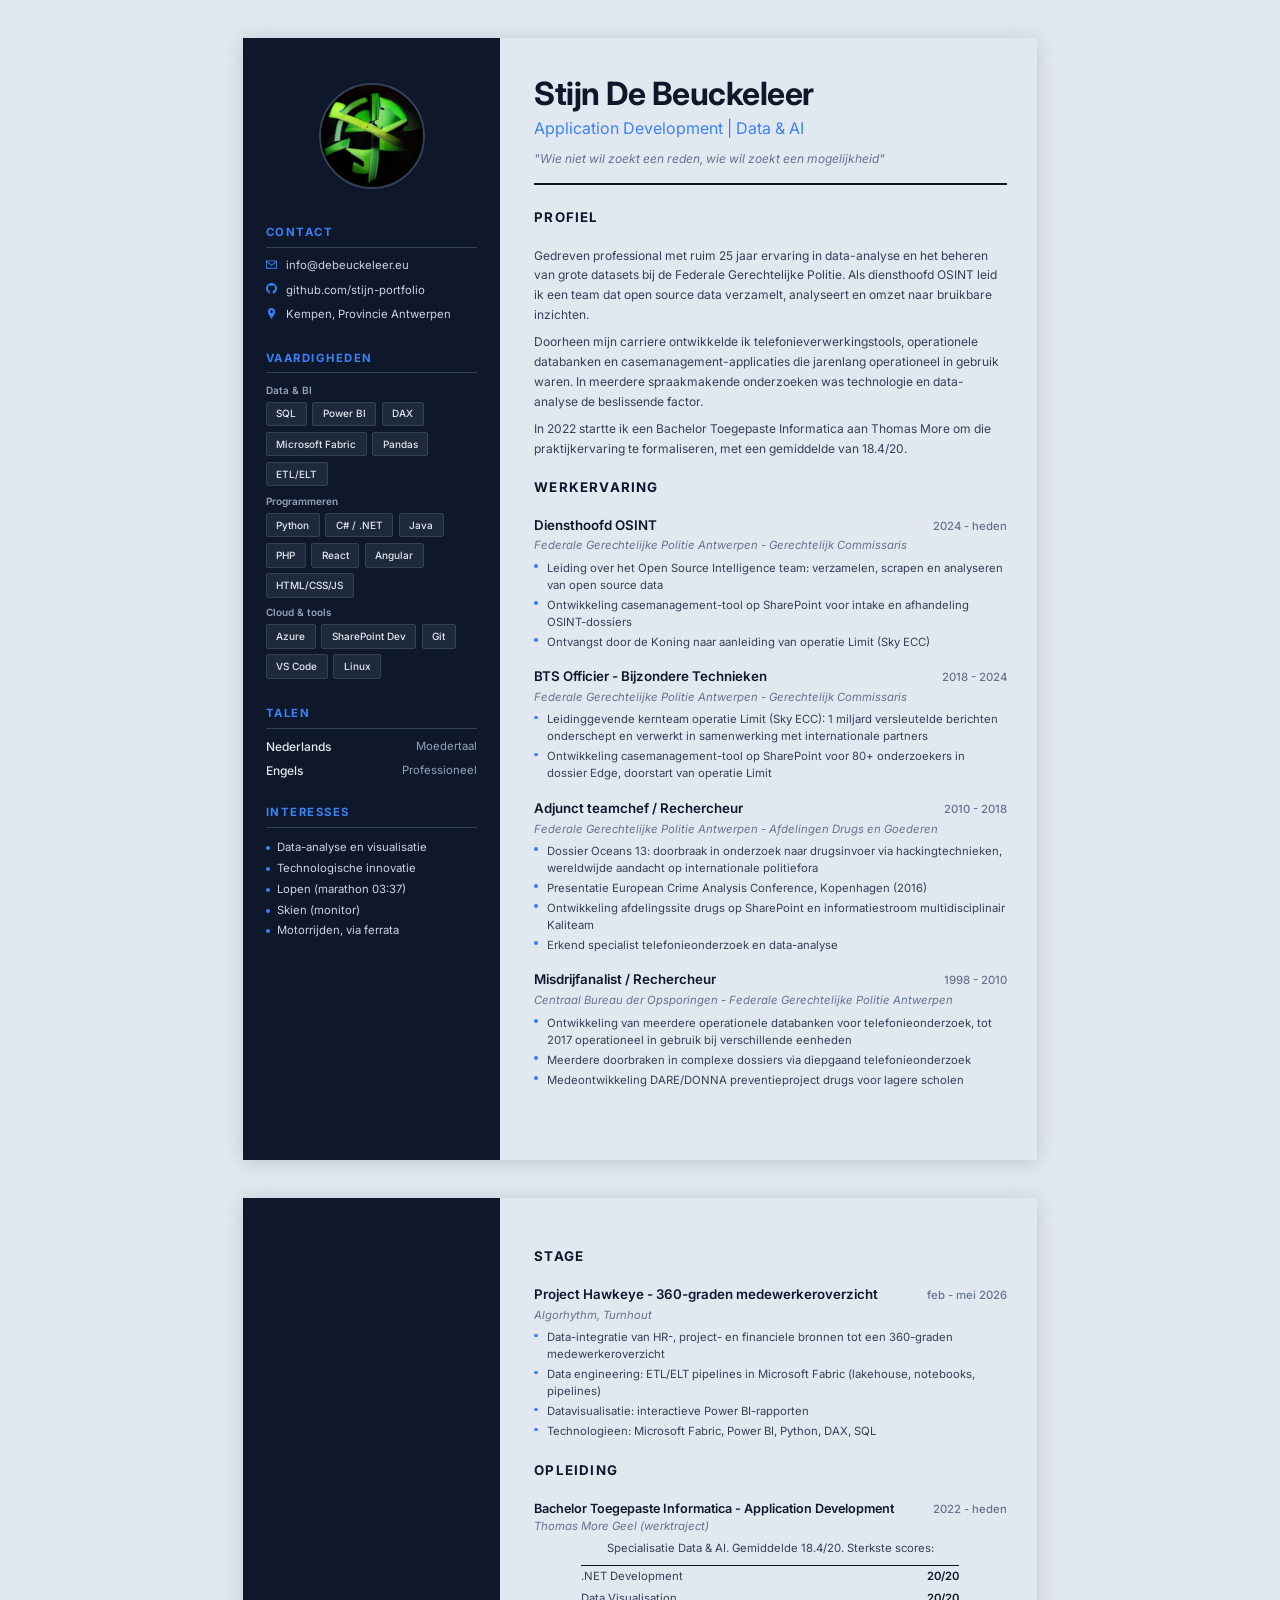
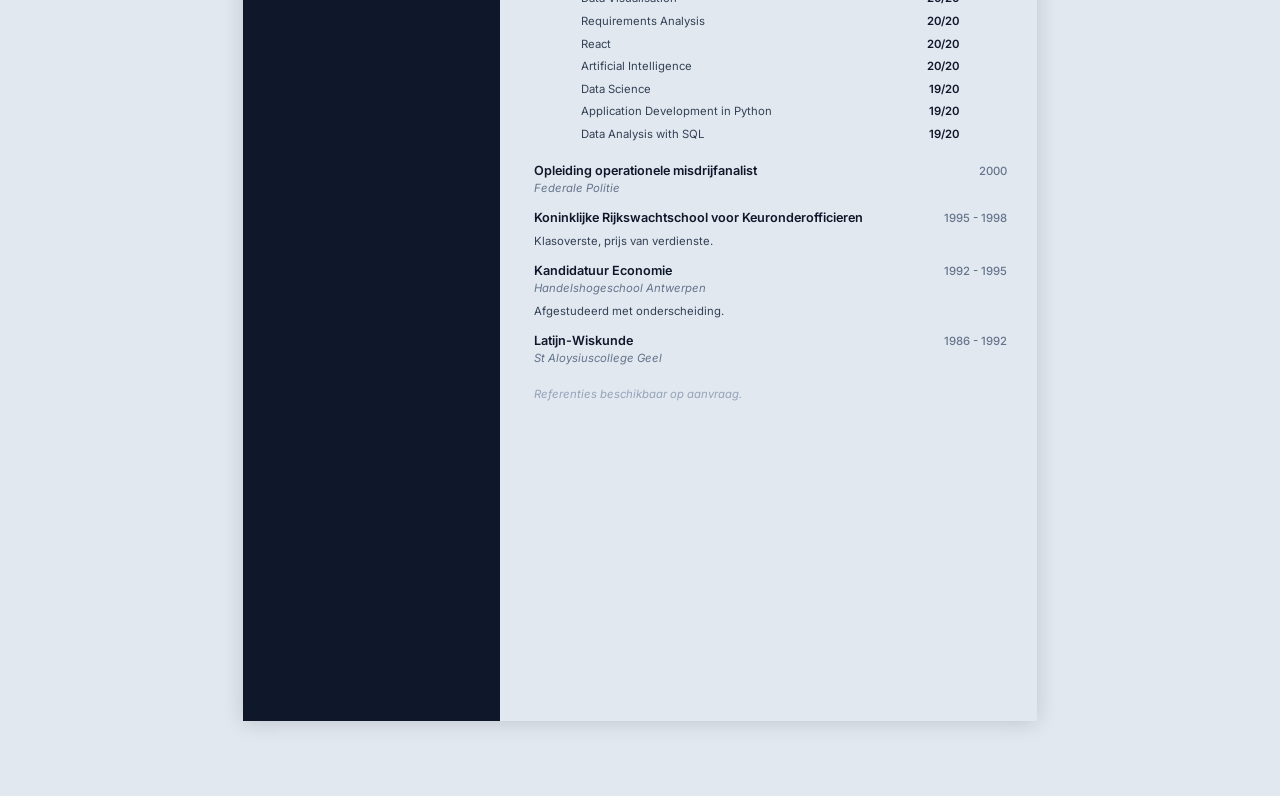
<file: assets/docs/cv-original.html>
<!DOCTYPE html>
<html lang="nl">
<head>
    <meta charset="UTF-8">
    <meta name="viewport" content="width=device-width, initial-scale=1.0">
    <title>CV - Stijn De Beuckeleer</title>
    <link rel="preconnect" href="https://fonts.googleapis.com">
    <link rel="preconnect" href="https://fonts.gstatic.com" crossorigin>
    <link href="https://fonts.googleapis.com/css2?family=Inter:wght@300;400;500;600;700&display=swap" rel="stylesheet">
    <style>
        @page {
            size: A4;
            margin: 0;
        }

        * {
            box-sizing: border-box;
            margin: 0;
            padding: 0;
        }

        body {
            font-family: 'Inter', 'Segoe UI', sans-serif;
            font-size: 9pt;
            line-height: 1.5;
            color: #1e293b;
            background: #fff;
            -webkit-print-color-adjust: exact;
            print-color-adjust: exact;
        }

        .page {
            width: 210mm;
            height: 297mm;
            margin: 0 auto;
            display: grid;
            grid-template-columns: 68mm 1fr;
            grid-template-rows: 1fr;
            overflow: hidden;
        }

        /* ===== Sidebar ===== */
        .sidebar {
            background: #0f172a;
            color: #e2e8f0;
            padding: 12mm 6mm 10mm 6mm;
            display: flex;
            flex-direction: column;
            gap: 5mm;
            min-height: 100%;
        }

        .avatar-wrap {
            text-align: center;
            margin-bottom: 3mm;
        }

        .avatar {
            width: 28mm;
            height: 28mm;
            border-radius: 50%;
            object-fit: cover;
            border: 2px solid #334155;
        }

        .sidebar h2 {
            font-size: 8.5pt;
            font-weight: 700;
            text-transform: uppercase;
            letter-spacing: 1.5px;
            color: #3b82f6;
            margin-bottom: 2.5mm;
            padding-bottom: 1.5mm;
            border-bottom: 0.5px solid #334155;
        }

        .sidebar p, .sidebar li {
            font-size: 8.5pt;
            color: #cbd5e1;
            line-height: 1.5;
        }

        .sidebar a {
            color: #93c5fd;
            text-decoration: none;
        }

        /* Contact */
        .contact-item {
            display: flex;
            align-items: flex-start;
            gap: 2.5mm;
            margin-bottom: 2mm;
        }

        .contact-item svg {
            width: 11px;
            height: 11px;
            fill: #3b82f6;
            flex-shrink: 0;
            margin-top: 1.5px;
        }

        .contact-item span {
            font-size: 8.5pt;
            color: #cbd5e1;
            word-break: break-all;
        }

        /* Skills */
        .skill-tags {
            display: flex;
            flex-wrap: wrap;
            gap: 1.5mm;
            margin-bottom: 2mm;
        }

        .skill-tag {
            background: #1e293b;
            color: #e2e8f0;
            padding: 1mm 2.5mm;
            border-radius: 2px;
            font-size: 7.5pt;
            font-weight: 500;
            border: 0.5px solid #334155;
        }

        .skill-category {
            font-size: 7.5pt;
            font-weight: 600;
            color: #94a3b8;
            margin-bottom: 1mm;
            margin-top: 1.5mm;
        }

        /* Talen */
        .lang-item {
            display: flex;
            justify-content: space-between;
            margin-bottom: 1.5mm;
        }

        .lang-item span:first-child {
            font-weight: 500;
            color: #e2e8f0;
        }

        .lang-item span:last-child {
            color: #94a3b8;
            font-size: 8.5pt;
        }

        /* Interesses */
        .sidebar .interests {
            list-style: none;
            padding: 0;
        }

        .sidebar .interests li {
            padding: 0.5mm 0;
            font-size: 8.5pt;
        }

        .sidebar .interests li::before {
            content: "";
            display: inline-block;
            width: 4px;
            height: 4px;
            background: #3b82f6;
            border-radius: 50%;
            margin-right: 2mm;
            vertical-align: middle;
        }

        /* Sidebar page 2 */
        .sidebar-p2 {
            background: #0f172a;
            min-height: 100%;
        }

        /* ===== Main content ===== */
        .main {
            padding: 10mm 8mm 10mm 9mm;
        }

        .main-p2 {
            padding: 10mm 8mm 10mm 9mm;
        }

        /* Header */
        .header {
            margin-bottom: 6mm;
            padding-bottom: 4mm;
            border-bottom: 2px solid #0f172a;
        }

        .header h1 {
            font-size: 24pt;
            font-weight: 700;
            color: #0f172a;
            letter-spacing: -0.5px;
            line-height: 1.1;
        }

        .header .subtitle {
            font-size: 12pt;
            font-weight: 400;
            color: #3b82f6;
            margin-top: 1.5mm;
        }

        .header .tagline {
            font-size: 9pt;
            font-style: italic;
            color: #64748b;
            margin-top: 2.5mm;
        }

        /* Sections */
        .section {
            margin-bottom: 5mm;
        }

        .section-title {
            font-size: 10pt;
            font-weight: 700;
            text-transform: uppercase;
            letter-spacing: 1.2px;
            color: #0f172a;
            margin-top: 3mm;
            margin-bottom: 3mm;
            padding-bottom: 1.5mm;
            border-bottom: 1.5px solid #e2e8f0;
        }

        /* Profiel */
        .profile p {
            font-size: 9pt;
            color: #334155;
            line-height: 1.65;
        }

        /* Experience items */
        .exp-item {
            margin-bottom: 4mm;
            page-break-inside: avoid;
        }

        .exp-header {
            display: flex;
            justify-content: space-between;
            align-items: baseline;
            margin-bottom: 0.5mm;
        }

        .exp-title {
            font-size: 10pt;
            font-weight: 600;
            color: #0f172a;
        }

        .exp-date {
            font-size: 8.5pt;
            color: #64748b;
            font-weight: 500;
            white-space: nowrap;
            margin-left: 3mm;
        }

        .exp-company {
            font-size: 8.5pt;
            color: #64748b;
            font-style: italic;
            margin-bottom: 1mm;
        }

        .exp-item ul {
            list-style: none;
            padding: 0;
        }

        .exp-item li {
            font-size: 8.5pt;
            color: #334155;
            padding: 0.4mm 0;
            padding-left: 3.5mm;
            position: relative;
            line-height: 1.5;
        }

        .exp-item li::before {
            content: "";
            position: absolute;
            left: 0;
            top: 6px;
            width: 3.5px;
            height: 3.5px;
            background: #3b82f6;
            border-radius: 50%;
        }

        /* Education items */
        .edu-item {
            margin-bottom: 3mm;
        }

        .edu-header {
            display: flex;
            justify-content: space-between;
            align-items: baseline;
        }

        .edu-title {
            font-size: 9.5pt;
            font-weight: 600;
            color: #0f172a;
        }

        .edu-date {
            font-size: 8.5pt;
            color: #64748b;
            font-weight: 500;
            white-space: nowrap;
            margin-left: 3mm;
        }

        .edu-company {
            font-size: 8.5pt;
            color: #64748b;
            font-style: italic;
        }

        .edu-detail {
            font-size: 8.5pt;
            color: #334155;
            margin-top: 1.5mm;
        }

        /* Grades table */
        .grades-grid {
            display: grid;
            grid-template-columns: 1fr auto;
            gap: 0;
            width: 80%;
            margin: 2mm auto 4mm auto;
            border-top: 1.5px solid #0f172a;
        }

        .grades-grid .g-name,
        .grades-grid .g-score {
            font-size: 8.5pt;
            padding: 0.6mm 0;
            border-bottom: 0.5px solid #e2e8f0;
        }

        .grades-grid .g-name {
            color: #334155;
        }

        .grades-grid .g-score {
            text-align: right;
            font-weight: 600;
            color: #0f172a;
            padding-left: 4mm;
        }

        /* Print */
        @media print {
            body { margin: 0; padding: 0; }
            .page {
                margin: 0;
                width: 100%;
                height: 100vh;
                page-break-after: always;
                break-after: page;
            }
            .page:last-child {
                page-break-after: avoid;
                break-after: avoid;
            }
        }

        /* Screen preview */
        @media screen {
            body {
                background: #e2e8f0;
                padding: 10mm 0;
            }
            .page {
                box-shadow: 0 2px 20px rgba(0,0,0,0.15);
                margin-bottom: 10mm;
            }
        }
    </style>
</head>
<body>
    <!-- ==================== PAGE 1 ==================== -->
    <div class="page">
        <!-- Sidebar -->
        <aside class="sidebar">
            <div class="avatar-wrap">
                <img src="profiel.png" alt="Stijn De Beuckeleer" class="avatar">
            </div>

            <section>
                <h2>Contact</h2>
                <div class="contact-item">
                    <svg viewBox="0 0 24 24"><path d="M0 3v18h24v-18h-24zm21.518 2l-9.518 7.713-9.518-7.713h19.036zm-19.518 14v-11.817l10 8.104 10-8.104v11.817h-20z"/></svg>
                    <span>info@debeuckeleer.eu</span>
                </div>
                <div class="contact-item">
                    <svg viewBox="0 0 24 24"><path d="M12 0c-6.626 0-12 5.373-12 12 0 5.302 3.438 9.8 8.207 11.387.599.111.793-.261.793-.577v-2.234c-3.338.726-4.033-1.416-4.033-1.416-.546-1.387-1.333-1.756-1.333-1.756-1.089-.745.083-.729.083-.729 1.205.084 1.839 1.237 1.839 1.237 1.07 1.834 2.807 1.304 3.492.997.107-.775.418-1.305.762-1.604-2.665-.305-5.467-1.334-5.467-5.931 0-1.311.469-2.381 1.236-3.221-.124-.303-.535-1.524.117-3.176 0 0 1.008-.322 3.301 1.23.957-.266 1.983-.399 3.003-.404 1.02.005 2.047.138 3.006.404 2.291-1.552 3.297-1.23 3.297-1.23.653 1.653.242 2.874.118 3.176.77.84 1.235 1.911 1.235 3.221 0 4.609-2.807 5.624-5.479 5.921.43.372.823 1.102.823 2.222v3.293c0 .319.192.694.801.576 4.765-1.589 8.199-6.086 8.199-11.386 0-6.627-5.373-12-12-12z"/></svg>
                    <span>github.com/stijn-portfolio</span>
                </div>
                <div class="contact-item">
                    <svg viewBox="0 0 24 24"><path d="M12 0c-4.198 0-8 3.403-8 7.602 0 4.198 3.469 9.21 8 16.398 4.531-7.188 8-12.2 8-16.398 0-4.199-3.801-7.602-8-7.602zm0 11c-1.657 0-3-1.343-3-3s1.343-3 3-3 3 1.343 3 3-1.343 3-3 3z"/></svg>
                    <span>Kempen, Provincie Antwerpen</span>
                </div>
            </section>

            <section>
                <h2>Vaardigheden</h2>
                <div class="skill-category">Data & BI</div>
                <div class="skill-tags">
                    <span class="skill-tag">SQL</span>
                    <span class="skill-tag">Power BI</span>
                    <span class="skill-tag">DAX</span>
                    <span class="skill-tag">Microsoft Fabric</span>
                    <span class="skill-tag">Pandas</span>
                    <span class="skill-tag">ETL/ELT</span>
                </div>
                <div class="skill-category">Programmeren</div>
                <div class="skill-tags">
                    <span class="skill-tag">Python</span>
                    <span class="skill-tag">C# / .NET</span>
                    <span class="skill-tag">Java</span>
                    <span class="skill-tag">PHP</span>
                    <span class="skill-tag">React</span>
                    <span class="skill-tag">Angular</span>
                    <span class="skill-tag">HTML/CSS/JS</span>
                </div>
                <div class="skill-category">Cloud & tools</div>
                <div class="skill-tags">
                    <span class="skill-tag">Azure</span>
                    <span class="skill-tag">SharePoint Dev</span>
                    <span class="skill-tag">Git</span>
                    <span class="skill-tag">VS Code</span>
                    <span class="skill-tag">Linux</span>
                </div>
            </section>

            <section>
                <h2>Talen</h2>
                <div class="lang-item">
                    <span>Nederlands</span>
                    <span>Moedertaal</span>
                </div>
                <div class="lang-item">
                    <span>Engels</span>
                    <span>Professioneel</span>
                </div>
            </section>

            <section>
                <h2>Interesses</h2>
                <ul class="interests">
                    <li>Data-analyse en visualisatie</li>
                    <li>Technologische innovatie</li>
                    <li>Lopen (marathon 03:37)</li>
                    <li>Skien (monitor)</li>
                    <li>Motorrijden, via ferrata</li>
                </ul>
            </section>
        </aside>

        <!-- Main Content Page 1 -->
        <main class="main">
            <header class="header">
                <h1>Stijn De Beuckeleer</h1>
                <div class="subtitle">Application Development | Data & AI</div>
                <div class="tagline">"Wie niet wil zoekt een reden, wie wil zoekt een mogelijkheid"</div>
            </header>

            <section class="section profile">
                <h2 class="section-title">Profiel</h2>
                <p>
                    Gedreven professional met ruim 25 jaar ervaring in data-analyse en het beheren van grote datasets bij de Federale Gerechtelijke Politie. Als diensthoofd OSINT leid ik een team dat open source data verzamelt, analyseert en omzet naar bruikbare inzichten.
                </p>
                <p style="margin-top: 2mm;">
                    Doorheen mijn carriere ontwikkelde ik telefonieverwerkingstools, operationele databanken en casemanagement-applicaties die jarenlang operationeel in gebruik waren. In meerdere spraakmakende onderzoeken was technologie en data-analyse de beslissende factor.
                </p>
                <p style="margin-top: 2mm;">
                    In 2022 startte ik een Bachelor Toegepaste Informatica aan Thomas More om die praktijkervaring te formaliseren, met een gemiddelde van 18.4/20.
                </p>
            </section>

            <section class="section">
                <h2 class="section-title">Werkervaring</h2>

                <div class="exp-item">
                    <div class="exp-header">
                        <span class="exp-title">Diensthoofd OSINT</span>
                        <span class="exp-date">2024 - heden</span>
                    </div>
                    <div class="exp-company">Federale Gerechtelijke Politie Antwerpen - Gerechtelijk Commissaris</div>
                    <ul>
                        <li>Leiding over het Open Source Intelligence team: verzamelen, scrapen en analyseren van open source data</li>
                        <li>Ontwikkeling casemanagement-tool op SharePoint voor intake en afhandeling OSINT-dossiers</li>
                        <li>Ontvangst door de Koning naar aanleiding van operatie Limit (Sky ECC)</li>
                    </ul>
                </div>

                <div class="exp-item">
                    <div class="exp-header">
                        <span class="exp-title">BTS Officier - Bijzondere Technieken</span>
                        <span class="exp-date">2018 - 2024</span>
                    </div>
                    <div class="exp-company">Federale Gerechtelijke Politie Antwerpen - Gerechtelijk Commissaris</div>
                    <ul>
                        <li>Leidinggevende kernteam operatie Limit (Sky ECC): 1 miljard versleutelde berichten onderschept en verwerkt in samenwerking met internationale partners</li>
                        <li>Ontwikkeling casemanagement-tool op SharePoint voor 80+ onderzoekers in dossier Edge, doorstart van operatie Limit</li>
                    </ul>
                </div>

                <div class="exp-item">
                    <div class="exp-header">
                        <span class="exp-title">Adjunct teamchef / Rechercheur</span>
                        <span class="exp-date">2010 - 2018</span>
                    </div>
                    <div class="exp-company">Federale Gerechtelijke Politie Antwerpen - Afdelingen Drugs en Goederen</div>
                    <ul>
                        <li>Dossier Oceans 13: doorbraak in onderzoek naar drugsinvoer via hackingtechnieken, wereldwijde aandacht op internationale politiefora</li>
                        <li>Presentatie European Crime Analysis Conference, Kopenhagen (2016)</li>
                        <li>Ontwikkeling afdelingssite drugs op SharePoint en informatiestroom multidisciplinair Kaliteam</li>
                        <li>Erkend specialist telefonieonderzoek en data-analyse</li>
                    </ul>
                </div>

                <div class="exp-item">
                    <div class="exp-header">
                        <span class="exp-title">Misdrijfanalist / Rechercheur</span>
                        <span class="exp-date">1998 - 2010</span>
                    </div>
                    <div class="exp-company">Centraal Bureau der Opsporingen - Federale Gerechtelijke Politie Antwerpen</div>
                    <ul>
                        <li>Ontwikkeling van meerdere operationele databanken voor telefonieonderzoek, tot 2017 operationeel in gebruik bij verschillende eenheden</li>
                        <li>Meerdere doorbraken in complexe dossiers via diepgaand telefonieonderzoek</li>
                        <li>Medeontwikkeling DARE/DONNA preventieproject drugs voor lagere scholen</li>
                    </ul>
                </div>
            </section>
        </main>
    </div>

    <!-- ==================== PAGE 2 ==================== -->
    <div class="page">
        <aside class="sidebar-p2"></aside>

        <main class="main-p2">
            <section class="section">
                <h2 class="section-title">Stage</h2>
                <div class="exp-item">
                    <div class="exp-header">
                        <span class="exp-title">Project Hawkeye - 360-graden medewerkeroverzicht</span>
                        <span class="exp-date">feb - mei 2026</span>
                    </div>
                    <div class="exp-company">Algorhythm, Turnhout</div>
                    <ul>
                        <li>Data-integratie van HR-, project- en financiele bronnen tot een 360-graden medewerkeroverzicht</li>
                        <li>Data engineering: ETL/ELT pipelines in Microsoft Fabric (lakehouse, notebooks, pipelines)</li>
                        <li>Datavisualisatie: interactieve Power BI-rapporten</li>
                        <li>Technologieen: Microsoft Fabric, Power BI, Python, DAX, SQL</li>
                    </ul>
                </div>
            </section>

            <section class="section">
                <h2 class="section-title">Opleiding</h2>

                <div class="edu-item">
                    <div class="edu-header">
                        <span class="edu-title">Bachelor Toegepaste Informatica - Application Development</span>
                        <span class="edu-date">2022 - heden</span>
                    </div>
                    <div class="edu-company">Thomas More Geel (werktraject)</div>
                    <div class="edu-detail" style="text-align: center;">Specialisatie Data & AI. Gemiddelde 18.4/20. Sterkste scores:</div>
                    <div class="grades-grid">
                        <span class="g-name">.NET Development</span><span class="g-score">20/20</span>
                        <span class="g-name">Data Visualisation</span><span class="g-score">20/20</span>
                        <span class="g-name">Requirements Analysis</span><span class="g-score">20/20</span>
                        <span class="g-name">React</span><span class="g-score">20/20</span>
                        <span class="g-name">Artificial Intelligence</span><span class="g-score">20/20</span>
                        <span class="g-name">Data Science</span><span class="g-score">19/20</span>
                        <span class="g-name">Application Development in Python</span><span class="g-score">19/20</span>
                        <span class="g-name">Data Analysis with SQL</span><span class="g-score">19/20</span>
                    </div>
                </div>

                <div class="edu-item">
                    <div class="edu-header">
                        <span class="edu-title">Opleiding operationele misdrijfanalist</span>
                        <span class="edu-date">2000</span>
                    </div>
                    <div class="edu-company">Federale Politie</div>
                </div>

                <div class="edu-item">
                    <div class="edu-header">
                        <span class="edu-title">Koninklijke Rijkswachtschool voor Keuronderofficieren</span>
                        <span class="edu-date">1995 - 1998</span>
                    </div>
                    <div class="edu-detail">Klasoverste, prijs van verdienste.</div>
                </div>

                <div class="edu-item">
                    <div class="edu-header">
                        <span class="edu-title">Kandidatuur Economie</span>
                        <span class="edu-date">1992 - 1995</span>
                    </div>
                    <div class="edu-company">Handelshogeschool Antwerpen</div>
                    <div class="edu-detail">Afgestudeerd met onderscheiding.</div>
                </div>

                <div class="edu-item">
                    <div class="edu-header">
                        <span class="edu-title">Latijn-Wiskunde</span>
                        <span class="edu-date">1986 - 1992</span>
                    </div>
                    <div class="edu-company">St Aloysiuscollege Geel</div>
                </div>
            </section>

            <section class="section" style="margin-top: 3mm;">
                <p style="font-size: 8.5pt; color: #94a3b8; font-style: italic;">Referenties beschikbaar op aanvraag.</p>
            </section>
        </main>
    </div>
</body>
</html>
</file>
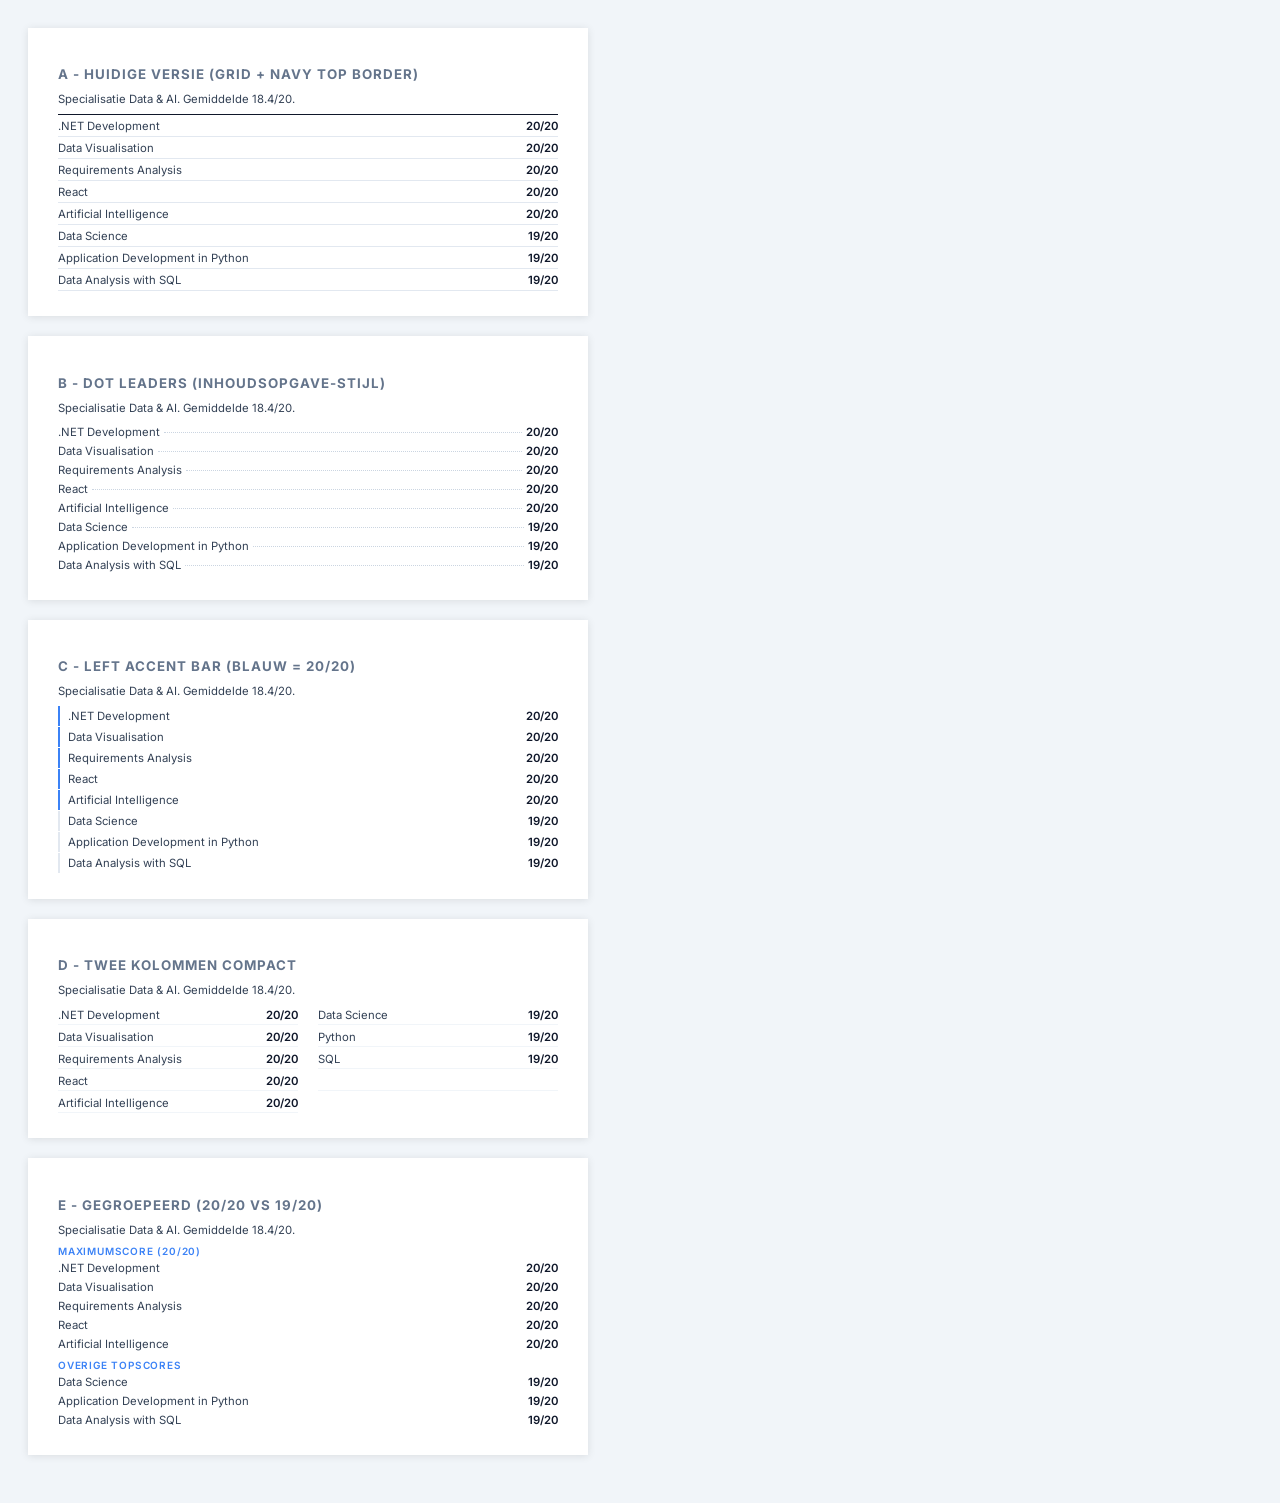
<file: assets/docs/cv-test-tables.html>
<!DOCTYPE html>
<html lang="nl">
<head>
    <meta charset="UTF-8">
    <title>CV tabel varianten</title>
    <link href="https://fonts.googleapis.com/css2?family=Inter:wght@300;400;500;600;700&display=swap" rel="stylesheet">
    <style>
        body {
            font-family: 'Inter', sans-serif;
            background: #f1f5f9;
            padding: 20px;
            color: #1e293b;
        }
        .variant {
            background: #fff;
            padding: 25px 30px;
            margin-bottom: 20px;
            box-shadow: 0 1px 8px rgba(0,0,0,0.1);
            max-width: 500px;
        }
        .variant h3 {
            font-size: 10pt;
            color: #64748b;
            margin-bottom: 10px;
            text-transform: uppercase;
            letter-spacing: 1px;
        }
        .intro {
            font-size: 8.5pt;
            color: #334155;
            margin-bottom: 8px;
        }

        /* === Variant A: Huidige versie === */
        .grades-a {
            display: grid;
            grid-template-columns: 1fr auto;
            border-top: 1.5px solid #0f172a;
            margin-top: 6px;
        }
        .grades-a .g-name, .grades-a .g-score {
            font-size: 8.5pt;
            padding: 3.5px 0;
            border-bottom: 0.5px solid #e2e8f0;
        }
        .grades-a .g-name { color: #334155; }
        .grades-a .g-score { text-align: right; font-weight: 600; color: #0f172a; padding-left: 15px; }

        /* === Variant B: Dot leaders === */
        .grades-b {
            margin-top: 6px;
        }
        .grades-b .row {
            display: flex;
            align-items: baseline;
            font-size: 8.5pt;
            padding: 2.5px 0;
        }
        .grades-b .g-name { color: #334155; }
        .grades-b .dots {
            flex: 1;
            border-bottom: 1px dotted #cbd5e1;
            margin: 0 4px;
            min-width: 20px;
            position: relative;
            top: -3px;
        }
        .grades-b .g-score { font-weight: 600; color: #0f172a; }

        /* === Variant C: Left accent bar === */
        .grades-c {
            margin-top: 6px;
        }
        .grades-c .row {
            display: flex;
            justify-content: space-between;
            font-size: 8.5pt;
            padding: 3px 0 3px 8px;
            border-left: 2.5px solid #e2e8f0;
            margin-bottom: 1px;
        }
        .grades-c .row.perfect {
            border-left-color: #3b82f6;
        }
        .grades-c .g-name { color: #334155; }
        .grades-c .g-score { font-weight: 600; color: #0f172a; }

        /* === Variant D: Twee kolommen compact === */
        .grades-d {
            display: grid;
            grid-template-columns: 1fr 1fr;
            gap: 2px 20px;
            margin-top: 6px;
        }
        .grades-d .row {
            display: flex;
            justify-content: space-between;
            font-size: 8.5pt;
            padding: 2.5px 0;
            border-bottom: 0.5px solid #f1f5f9;
        }
        .grades-d .g-name { color: #334155; }
        .grades-d .g-score { font-weight: 600; color: #0f172a; margin-left: 8px; }

        /* === Variant E: Grouped met subtitels === */
        .grades-e {
            margin-top: 6px;
        }
        .grades-e .group-label {
            font-size: 7.5pt;
            font-weight: 600;
            color: #3b82f6;
            text-transform: uppercase;
            letter-spacing: 0.8px;
            margin-top: 5px;
            margin-bottom: 2px;
        }
        .grades-e .row {
            display: flex;
            justify-content: space-between;
            font-size: 8.5pt;
            padding: 2.5px 0;
        }
        .grades-e .g-name { color: #334155; }
        .grades-e .g-score { font-weight: 600; color: #0f172a; }
    </style>
</head>
<body>

<div class="variant">
    <h3>A - Huidige versie (grid + navy top border)</h3>
    <div class="intro">Specialisatie Data & AI. Gemiddelde 18.4/20.</div>
    <div class="grades-a">
        <span class="g-name">.NET Development</span><span class="g-score">20/20</span>
        <span class="g-name">Data Visualisation</span><span class="g-score">20/20</span>
        <span class="g-name">Requirements Analysis</span><span class="g-score">20/20</span>
        <span class="g-name">React</span><span class="g-score">20/20</span>
        <span class="g-name">Artificial Intelligence</span><span class="g-score">20/20</span>
        <span class="g-name">Data Science</span><span class="g-score">19/20</span>
        <span class="g-name">Application Development in Python</span><span class="g-score">19/20</span>
        <span class="g-name">Data Analysis with SQL</span><span class="g-score">19/20</span>
    </div>
</div>

<div class="variant">
    <h3>B - Dot leaders (inhoudsopgave-stijl)</h3>
    <div class="intro">Specialisatie Data & AI. Gemiddelde 18.4/20.</div>
    <div class="grades-b">
        <div class="row"><span class="g-name">.NET Development</span><span class="dots"></span><span class="g-score">20/20</span></div>
        <div class="row"><span class="g-name">Data Visualisation</span><span class="dots"></span><span class="g-score">20/20</span></div>
        <div class="row"><span class="g-name">Requirements Analysis</span><span class="dots"></span><span class="g-score">20/20</span></div>
        <div class="row"><span class="g-name">React</span><span class="dots"></span><span class="g-score">20/20</span></div>
        <div class="row"><span class="g-name">Artificial Intelligence</span><span class="dots"></span><span class="g-score">20/20</span></div>
        <div class="row"><span class="g-name">Data Science</span><span class="dots"></span><span class="g-score">19/20</span></div>
        <div class="row"><span class="g-name">Application Development in Python</span><span class="dots"></span><span class="g-score">19/20</span></div>
        <div class="row"><span class="g-name">Data Analysis with SQL</span><span class="dots"></span><span class="g-score">19/20</span></div>
    </div>
</div>

<div class="variant">
    <h3>C - Left accent bar (blauw = 20/20)</h3>
    <div class="intro">Specialisatie Data & AI. Gemiddelde 18.4/20.</div>
    <div class="grades-c">
        <div class="row perfect"><span class="g-name">.NET Development</span><span class="g-score">20/20</span></div>
        <div class="row perfect"><span class="g-name">Data Visualisation</span><span class="g-score">20/20</span></div>
        <div class="row perfect"><span class="g-name">Requirements Analysis</span><span class="g-score">20/20</span></div>
        <div class="row perfect"><span class="g-name">React</span><span class="g-score">20/20</span></div>
        <div class="row perfect"><span class="g-name">Artificial Intelligence</span><span class="g-score">20/20</span></div>
        <div class="row"><span class="g-name">Data Science</span><span class="g-score">19/20</span></div>
        <div class="row"><span class="g-name">Application Development in Python</span><span class="g-score">19/20</span></div>
        <div class="row"><span class="g-name">Data Analysis with SQL</span><span class="g-score">19/20</span></div>
    </div>
</div>

<div class="variant">
    <h3>D - Twee kolommen compact</h3>
    <div class="intro">Specialisatie Data & AI. Gemiddelde 18.4/20.</div>
    <div class="grades-d">
        <div class="row"><span class="g-name">.NET Development</span><span class="g-score">20/20</span></div>
        <div class="row"><span class="g-name">Data Science</span><span class="g-score">19/20</span></div>
        <div class="row"><span class="g-name">Data Visualisation</span><span class="g-score">20/20</span></div>
        <div class="row"><span class="g-name">Python</span><span class="g-score">19/20</span></div>
        <div class="row"><span class="g-name">Requirements Analysis</span><span class="g-score">20/20</span></div>
        <div class="row"><span class="g-name">SQL</span><span class="g-score">19/20</span></div>
        <div class="row"><span class="g-name">React</span><span class="g-score">20/20</span></div>
        <div class="row"></div>
        <div class="row"><span class="g-name">Artificial Intelligence</span><span class="g-score">20/20</span></div>
    </div>
</div>

<div class="variant">
    <h3>E - Gegroepeerd (20/20 vs 19/20)</h3>
    <div class="intro">Specialisatie Data & AI. Gemiddelde 18.4/20.</div>
    <div class="grades-e">
        <div class="group-label">Maximumscore (20/20)</div>
        <div class="row"><span class="g-name">.NET Development</span><span class="g-score">20/20</span></div>
        <div class="row"><span class="g-name">Data Visualisation</span><span class="g-score">20/20</span></div>
        <div class="row"><span class="g-name">Requirements Analysis</span><span class="g-score">20/20</span></div>
        <div class="row"><span class="g-name">React</span><span class="g-score">20/20</span></div>
        <div class="row"><span class="g-name">Artificial Intelligence</span><span class="g-score">20/20</span></div>
        <div class="group-label">Overige topscores</div>
        <div class="row"><span class="g-name">Data Science</span><span class="g-score">19/20</span></div>
        <div class="row"><span class="g-name">Application Development in Python</span><span class="g-score">19/20</span></div>
        <div class="row"><span class="g-name">Data Analysis with SQL</span><span class="g-score">19/20</span></div>
    </div>
</div>

</body>
</html>
</file>
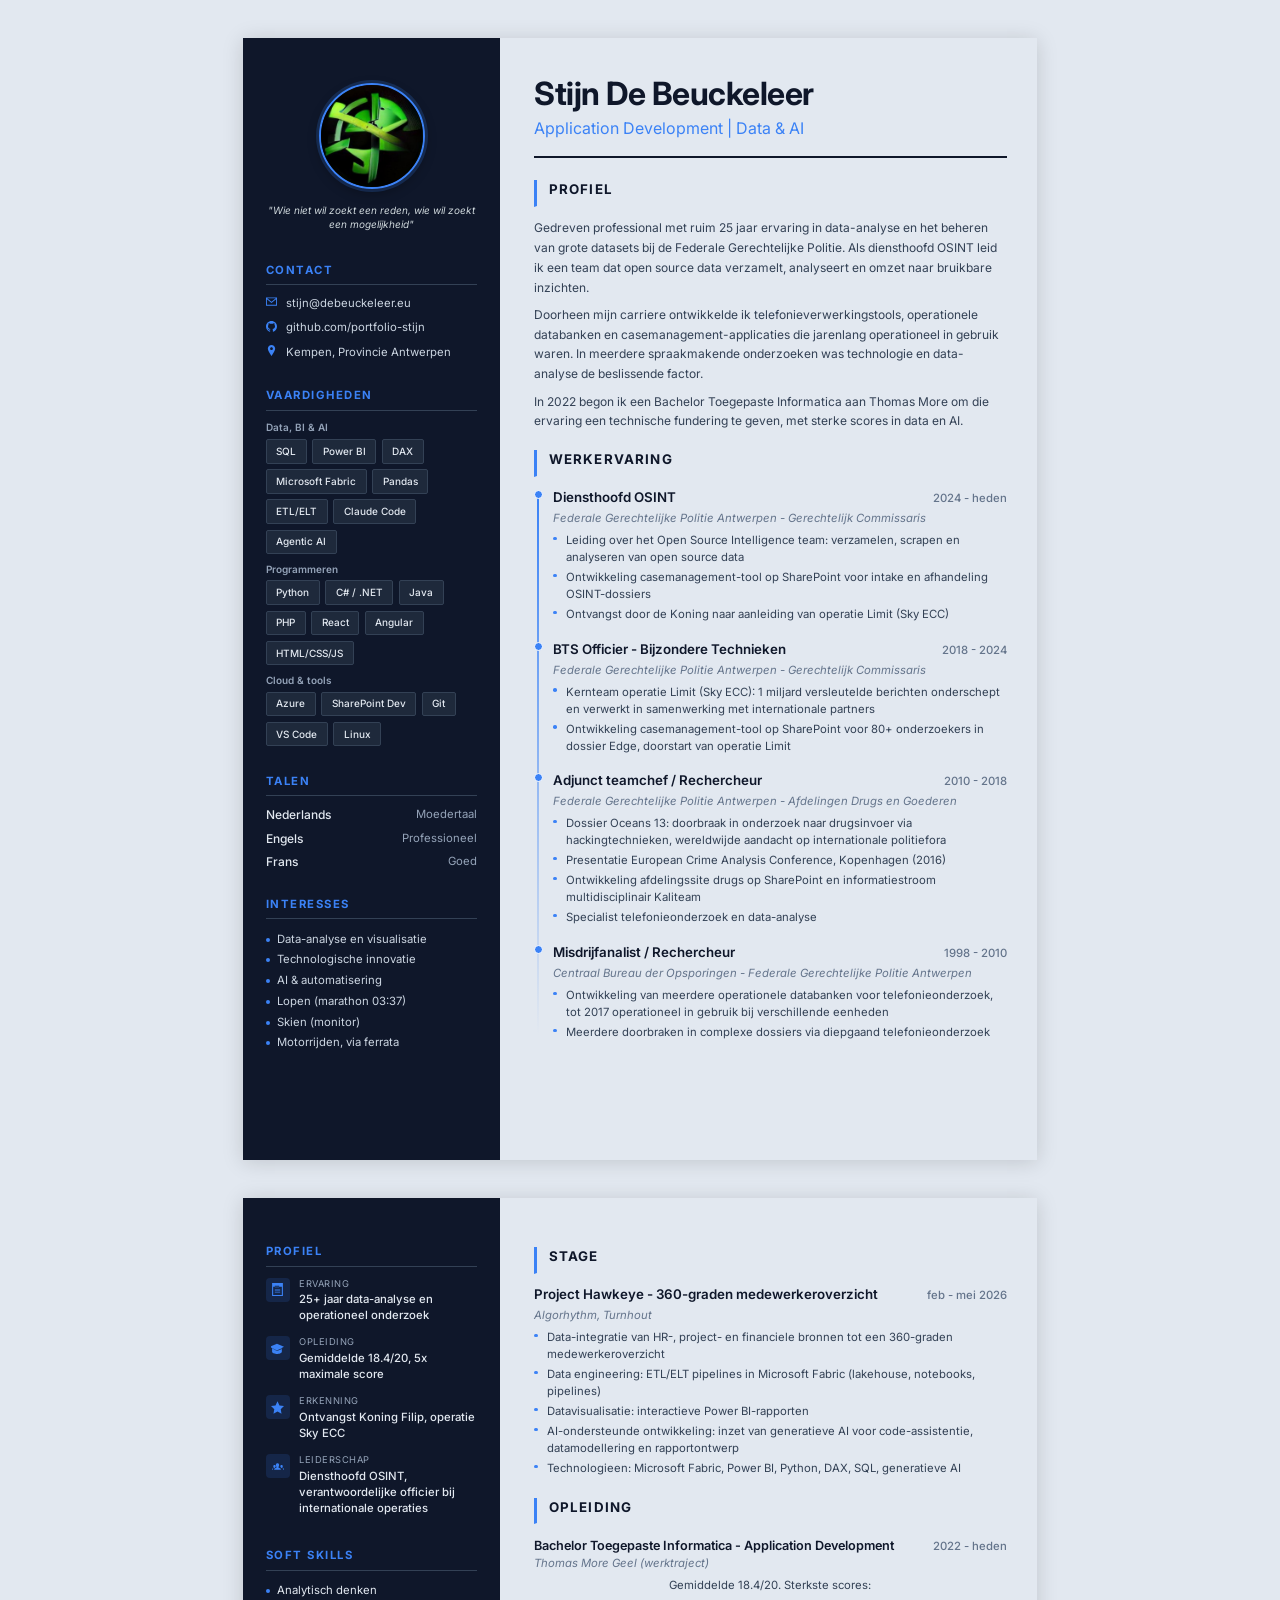
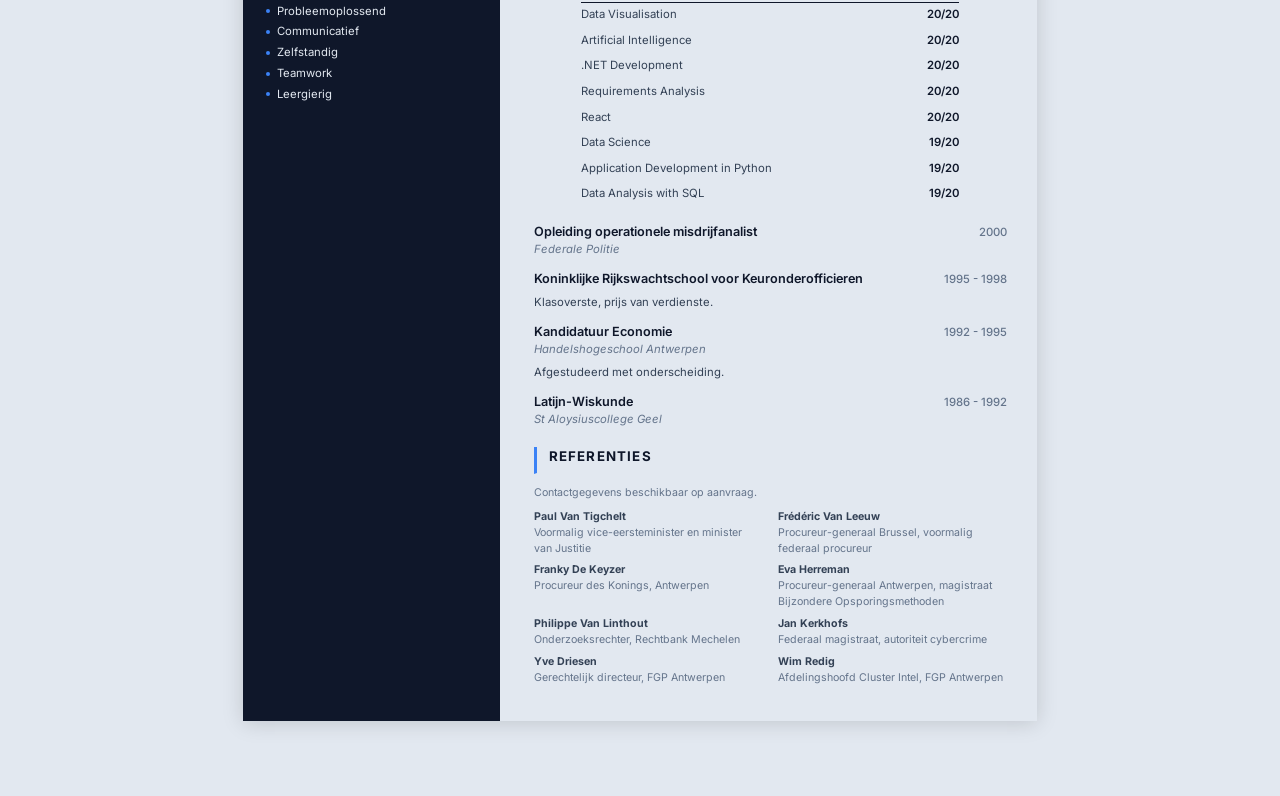
<file: assets/docs/cv.html>
<!DOCTYPE html>
<html lang="nl">
<head>
    <meta charset="UTF-8">
    <meta name="viewport" content="width=device-width, initial-scale=1.0">
    <title>CV - Stijn De Beuckeleer</title>
    <link rel="preconnect" href="https://fonts.googleapis.com">
    <link rel="preconnect" href="https://fonts.gstatic.com" crossorigin>
    <link href="https://fonts.googleapis.com/css2?family=Inter:wght@300;400;500;600;700&display=swap" rel="stylesheet">
    <style>
        @page {
            size: A4;
            margin: 0;
        }

        * {
            box-sizing: border-box;
            margin: 0;
            padding: 0;
        }

        body {
            font-family: 'Inter', 'Segoe UI', sans-serif;
            font-size: 9pt;
            line-height: 1.5;
            color: #1e293b;
            background: #fff;
            -webkit-print-color-adjust: exact;
            print-color-adjust: exact;
        }

        .page {
            width: 210mm;
            height: 297mm;
            margin: 0 auto;
            display: grid;
            grid-template-columns: 68mm 1fr;
            grid-template-rows: 1fr;
            overflow: hidden;
        }

        /* ===== Sidebar ===== */
        .sidebar {
            background: #0f172a;
            color: #e2e8f0;
            padding: 12mm 6mm 10mm 6mm;
            display: flex;
            flex-direction: column;
            gap: 5mm;
            min-height: 100%;
        }

        .avatar-wrap {
            text-align: center;
            margin-bottom: 3mm;
        }

        .sidebar-tagline {
            font-size: 7.5pt;
            font-style: italic;
            color: #cfd8dc;
            margin-top: 2.5mm;
            line-height: 1.4;
        }

        .avatar {
            width: 28mm;
            height: 28mm;
            border-radius: 50%;
            object-fit: cover;
            border: 2.5px solid #3b82f6;
            box-shadow: 0 0 0 3px rgba(59, 130, 246, 0.2), 0 4px 12px rgba(0, 0, 0, 0.3);
        }

        .sidebar h2 {
            font-size: 8.5pt;
            font-weight: 700;
            text-transform: uppercase;
            letter-spacing: 1.5px;
            color: #3b82f6;
            margin-bottom: 2.5mm;
            padding-bottom: 1.5mm;
            border-bottom: 0.5px solid #334155;
        }

        .sidebar p, .sidebar li {
            font-size: 8.5pt;
            color: #cbd5e1;
            line-height: 1.5;
        }

        .sidebar a {
            color: #93c5fd;
            text-decoration: none;
        }

        /* Contact */
        .contact-item {
            display: flex;
            align-items: flex-start;
            gap: 2.5mm;
            margin-bottom: 2mm;
        }

        .contact-item svg {
            width: 11px;
            height: 11px;
            fill: #3b82f6;
            flex-shrink: 0;
            margin-top: 1.5px;
        }

        .contact-item span {
            font-size: 8.5pt;
            color: #cbd5e1;
            word-break: break-all;
        }

        /* Skills */
        .skill-tags {
            display: flex;
            flex-wrap: wrap;
            gap: 1.5mm;
            margin-bottom: 2mm;
        }

        .skill-tag {
            background: #1e293b;
            color: #e2e8f0;
            padding: 1mm 2.5mm;
            border-radius: 2px;
            font-size: 7.5pt;
            font-weight: 500;
            border: 0.5px solid #334155;
        }

        .skill-category {
            font-size: 7.5pt;
            font-weight: 600;
            color: #94a3b8;
            margin-bottom: 1mm;
            margin-top: 1.5mm;
        }

        /* Talen */
        .lang-item {
            display: flex;
            justify-content: space-between;
            margin-bottom: 1.5mm;
        }

        .lang-item span:first-child {
            font-weight: 500;
            color: #e2e8f0;
        }

        .lang-item span:last-child {
            color: #94a3b8;
            font-size: 8.5pt;
        }

        /* Interesses */
        .sidebar .interests,
        .sidebar-p2 .interests {
            list-style: none;
            padding: 0;
        }

        .sidebar .interests li,
        .sidebar-p2 .interests li {
            padding: 0.5mm 0;
            font-size: 8.5pt;
        }

        .sidebar .interests li::before,
        .sidebar-p2 .interests li::before {
            content: "";
            display: inline-block;
            width: 4px;
            height: 4px;
            background: #3b82f6;
            border-radius: 50%;
            margin-right: 2mm;
            vertical-align: middle;
        }

        /* Sidebar page 2 */
        .sidebar-p2 {
            background: #0f172a;
            color: #e2e8f0;
            padding: 12mm 6mm 10mm 6mm;
            display: flex;
            flex-direction: column;
            gap: 5mm;
            min-height: 100%;
        }

        .sidebar-p2 h2 {
            font-size: 8.5pt;
            font-weight: 700;
            text-transform: uppercase;
            letter-spacing: 1.5px;
            color: #3b82f6;
            margin-bottom: 2.5mm;
            padding-bottom: 1.5mm;
            border-bottom: 0.5px solid #334155;
        }

        .highlight-item {
            display: flex;
            align-items: flex-start;
            gap: 2.5mm;
            margin-bottom: 3mm;
        }

        .highlight-icon {
            width: 24px;
            height: 24px;
            background: rgba(59, 130, 246, 0.15);
            border-radius: 4px;
            display: flex;
            align-items: center;
            justify-content: center;
            flex-shrink: 0;
            margin-top: 1px;
        }

        .highlight-icon svg {
            width: 13px;
            height: 13px;
            fill: #3b82f6;
        }

        .highlight-label {
            font-size: 7pt;
            color: #94a3b8;
            text-transform: uppercase;
            letter-spacing: 0.5px;
            margin-bottom: 0.5mm;
        }

        .highlight-value {
            font-size: 8.5pt;
            color: #e2e8f0;
            font-weight: 500;
            line-height: 1.4;
        }

        /* ===== Main content ===== */
        .main {
            padding: 10mm 8mm 10mm 9mm;
        }

        .main-p2 {
            padding: 10mm 8mm 10mm 9mm;
        }

        /* Header */
        .header {
            margin-bottom: 6mm;
            padding-bottom: 4mm;
            border-bottom: 2px solid #0f172a;
        }

        .header h1 {
            font-size: 24pt;
            font-weight: 700;
            color: #0f172a;
            letter-spacing: -0.5px;
            line-height: 1.1;
        }

        .header .subtitle {
            font-size: 12pt;
            font-weight: 400;
            color: #3b82f6;
            margin-top: 1.5mm;
        }

        .header .tagline {
            font-size: 9.5pt;
            font-style: italic;
            color: #0f172a;
            margin-top: 3mm;
        }

        /* Sections */
        .section {
            margin-bottom: 5mm;
        }

        .section-title {
            font-size: 10pt;
            font-weight: 700;
            text-transform: uppercase;
            letter-spacing: 1.2px;
            color: #0f172a;
            margin-top: 3mm;
            margin-bottom: 3mm;
            padding-bottom: 1.5mm;
            padding-left: 3mm;
            border-bottom: 1.5px solid #e2e8f0;
            border-left: 3px solid #3b82f6;
        }

        /* Profiel */
        .profile p {
            font-size: 9pt;
            color: #334155;
            line-height: 1.65;
        }

        /* Experience timeline */
        .experience-timeline {
            position: relative;
            padding-left: 5mm;
        }

        .experience-timeline::before {
            content: "";
            position: absolute;
            left: 3px;
            top: 2mm;
            bottom: 2mm;
            width: 1.5px;
            background: linear-gradient(to bottom, #3b82f6, #e2e8f0);
        }

        /* Experience items */
        .exp-item {
            margin-bottom: 4mm;
            page-break-inside: avoid;
            position: relative;
        }

        .experience-timeline .exp-item::before {
            content: "";
            position: absolute;
            left: calc(-5mm - 0.5px);
            top: 2px;
            width: 7px;
            height: 7px;
            background: #3b82f6;
            border-radius: 50%;
            border: 1.5px solid #fff;
            z-index: 1;
        }

        .exp-header {
            display: flex;
            justify-content: space-between;
            align-items: baseline;
            margin-bottom: 0.5mm;
        }

        .exp-title {
            font-size: 10pt;
            font-weight: 600;
            color: #0f172a;
        }

        .exp-date {
            font-size: 8.5pt;
            color: #64748b;
            font-weight: 500;
            white-space: nowrap;
            margin-left: 3mm;
        }

        .exp-company {
            font-size: 8.5pt;
            color: #64748b;
            font-style: italic;
            margin-bottom: 1mm;
        }

        .exp-item ul {
            list-style: none;
            padding: 0;
        }

        .exp-item li {
            font-size: 8.5pt;
            color: #334155;
            padding: 0.4mm 0;
            padding-left: 3.5mm;
            position: relative;
            line-height: 1.5;
        }

        .exp-item li::before {
            content: "";
            position: absolute;
            left: 0;
            top: 6px;
            width: 3.5px;
            height: 3.5px;
            background: #3b82f6;
            border-radius: 50%;
        }

        /* Education items */
        .edu-item {
            margin-bottom: 3mm;
        }

        .edu-header {
            display: flex;
            justify-content: space-between;
            align-items: baseline;
        }

        .edu-title {
            font-size: 9.5pt;
            font-weight: 600;
            color: #0f172a;
        }

        .edu-date {
            font-size: 8.5pt;
            color: #64748b;
            font-weight: 500;
            white-space: nowrap;
            margin-left: 3mm;
        }

        .edu-company {
            font-size: 8.5pt;
            color: #64748b;
            font-style: italic;
        }

        .edu-detail {
            font-size: 8.5pt;
            color: #334155;
            margin-top: 1.5mm;
        }

        /* Grades table */
        .grades-grid {
            width: 80%;
            margin: 2mm auto 4mm auto;
            border-top: 1.5px solid #0f172a;
        }

        .grades-grid .grade-row {
            display: flex;
            justify-content: space-between;
            border-bottom: 0.5px solid #e2e8f0;
        }

        .grades-grid .g-name,
        .grades-grid .g-score {
            font-size: 8.5pt;
            padding: 1mm 0;
        }

        .grades-grid .g-name {
            color: #334155;
        }

        .grades-grid .g-score {
            text-align: right;
            font-weight: 600;
            color: #0f172a;
            padding-left: 4mm;
            white-space: nowrap;
        }

        /* Print */
        @media print {
            body { margin: 0; padding: 0; }
            .page {
                margin: 0;
                width: 100%;
                height: 100vh;
                page-break-after: always;
                break-after: page;
            }
            .page:last-child {
                page-break-after: avoid;
                break-after: avoid;
            }
        }

        /* Screen preview */
        @media screen {
            body {
                background: #e2e8f0;
                padding: 10mm 0;
            }
            .page {
                box-shadow: 0 2px 20px rgba(0,0,0,0.15);
                margin-bottom: 10mm;
            }
        }
    </style>
</head>
<body>
    <!-- ==================== PAGE 1 ==================== -->
    <div class="page">
        <!-- Sidebar -->
        <aside class="sidebar">
            <div class="avatar-wrap">
                <img src="profiel.png" alt="Stijn De Beuckeleer" class="avatar">
                <div class="sidebar-tagline">"Wie niet wil zoekt een reden, wie wil zoekt een mogelijkheid"</div>
            </div>

            <section>
                <h2>Contact</h2>
                <div class="contact-item">
                    <svg viewBox="0 0 24 24"><path d="M0 3v18h24v-18h-24zm21.518 2l-9.518 7.713-9.518-7.713h19.036zm-19.518 14v-11.817l10 8.104 10-8.104v11.817h-20z"/></svg>
                    <span>stijn@debeuckeleer.eu</span>
                </div>
                <div class="contact-item">
                    <svg viewBox="0 0 24 24"><path d="M12 0c-6.626 0-12 5.373-12 12 0 5.302 3.438 9.8 8.207 11.387.599.111.793-.261.793-.577v-2.234c-3.338.726-4.033-1.416-4.033-1.416-.546-1.387-1.333-1.756-1.333-1.756-1.089-.745.083-.729.083-.729 1.205.084 1.839 1.237 1.839 1.237 1.07 1.834 2.807 1.304 3.492.997.107-.775.418-1.305.762-1.604-2.665-.305-5.467-1.334-5.467-5.931 0-1.311.469-2.381 1.236-3.221-.124-.303-.535-1.524.117-3.176 0 0 1.008-.322 3.301 1.23.957-.266 1.983-.399 3.003-.404 1.02.005 2.047.138 3.006.404 2.291-1.552 3.297-1.23 3.297-1.23.653 1.653.242 2.874.118 3.176.77.84 1.235 1.911 1.235 3.221 0 4.609-2.807 5.624-5.479 5.921.43.372.823 1.102.823 2.222v3.293c0 .319.192.694.801.576 4.765-1.589 8.199-6.086 8.199-11.386 0-6.627-5.373-12-12-12z"/></svg>
                    <span>github.com/portfolio-stijn</span>
                </div>
                <div class="contact-item">
                    <svg viewBox="0 0 24 24"><path d="M12 0c-4.198 0-8 3.403-8 7.602 0 4.198 3.469 9.21 8 16.398 4.531-7.188 8-12.2 8-16.398 0-4.199-3.801-7.602-8-7.602zm0 11c-1.657 0-3-1.343-3-3s1.343-3 3-3 3 1.343 3 3-1.343 3-3 3z"/></svg>
                    <span>Kempen, Provincie Antwerpen</span>
                </div>
            </section>

            <section>
                <h2>Vaardigheden</h2>
                <div class="skill-category">Data, BI & AI</div>
                <div class="skill-tags">
                    <span class="skill-tag">SQL</span>
                    <span class="skill-tag">Power BI</span>
                    <span class="skill-tag">DAX</span>
                    <span class="skill-tag">Microsoft Fabric</span>
                    <span class="skill-tag">Pandas</span>
                    <span class="skill-tag">ETL/ELT</span>
                    <span class="skill-tag">Claude Code</span>
                    <span class="skill-tag">Agentic AI</span>
                </div>
                <div class="skill-category">Programmeren</div>
                <div class="skill-tags">
                    <span class="skill-tag">Python</span>
                    <span class="skill-tag">C# / .NET</span>
                    <span class="skill-tag">Java</span>
                    <span class="skill-tag">PHP</span>
                    <span class="skill-tag">React</span>
                    <span class="skill-tag">Angular</span>
                    <span class="skill-tag">HTML/CSS/JS</span>
                </div>
                <div class="skill-category">Cloud & tools</div>
                <div class="skill-tags">
                    <span class="skill-tag">Azure</span>
                    <span class="skill-tag">SharePoint Dev</span>
                    <span class="skill-tag">Git</span>
                    <span class="skill-tag">VS Code</span>
                    <span class="skill-tag">Linux</span>
                </div>
            </section>

            <section>
                <h2>Talen</h2>
                <div class="lang-item">
                    <span>Nederlands</span>
                    <span>Moedertaal</span>
                </div>
                <div class="lang-item">
                    <span>Engels</span>
                    <span>Professioneel</span>
                </div>
                <div class="lang-item">
                    <span>Frans</span>
                    <span>Goed</span>
                </div>
            </section>

            <section>
                <h2>Interesses</h2>
                <ul class="interests">
                    <li>Data-analyse en visualisatie</li>
                    <li>Technologische innovatie</li>
                    <li>AI & automatisering</li>
                    <li>Lopen (marathon 03:37)</li>
                    <li>Skien (monitor)</li>
                    <li>Motorrijden, via ferrata</li>
                </ul>
            </section>
        </aside>

        <!-- Main Content Page 1 -->
        <main class="main">
            <header class="header">
                <h1>Stijn De Beuckeleer</h1>
                <div class="subtitle">Application Development | Data & AI</div>
            </header>

            <section class="section profile">
                <h2 class="section-title">Profiel</h2>
                <p>
                    Gedreven professional met ruim 25 jaar ervaring in data-analyse en het beheren van grote datasets bij de Federale Gerechtelijke Politie. Als diensthoofd OSINT leid ik een team dat open source data verzamelt, analyseert en omzet naar bruikbare inzichten.
                </p>
                <p style="margin-top: 2mm;">
                    Doorheen mijn carriere ontwikkelde ik telefonieverwerkingstools, operationele databanken en casemanagement-applicaties die jarenlang operationeel in gebruik waren. In meerdere spraakmakende onderzoeken was technologie en data-analyse de beslissende factor.
                </p>
                <p style="margin-top: 2mm;">
                    In 2022 begon ik een Bachelor Toegepaste Informatica aan Thomas More om die ervaring een technische fundering te geven, met sterke scores in data en AI.
                </p>
            </section>

            <section class="section">
                <h2 class="section-title">Werkervaring</h2>

                <div class="experience-timeline">
                    <div class="exp-item">
                        <div class="exp-header">
                            <span class="exp-title">Diensthoofd OSINT</span>
                            <span class="exp-date">2024 - heden</span>
                        </div>
                        <div class="exp-company">Federale Gerechtelijke Politie Antwerpen - Gerechtelijk Commissaris</div>
                        <ul>
                            <li>Leiding over het Open Source Intelligence team: verzamelen, scrapen en analyseren van open source data</li>
                            <li>Ontwikkeling casemanagement-tool op SharePoint voor intake en afhandeling OSINT-dossiers</li>
                            <li>Ontvangst door de Koning naar aanleiding van operatie Limit (Sky ECC)</li>
                        </ul>
                    </div>

                    <div class="exp-item">
                        <div class="exp-header">
                            <span class="exp-title">BTS Officier - Bijzondere Technieken</span>
                            <span class="exp-date">2018 - 2024</span>
                        </div>
                        <div class="exp-company">Federale Gerechtelijke Politie Antwerpen - Gerechtelijk Commissaris</div>
                        <ul>
                            <li>Kernteam operatie Limit (Sky ECC): 1 miljard versleutelde berichten onderschept en verwerkt in samenwerking met internationale partners</li>
                            <li>Ontwikkeling casemanagement-tool op SharePoint voor 80+ onderzoekers in dossier Edge, doorstart van operatie Limit</li>
                        </ul>
                    </div>

                    <div class="exp-item">
                        <div class="exp-header">
                            <span class="exp-title">Adjunct teamchef / Rechercheur</span>
                            <span class="exp-date">2010 - 2018</span>
                        </div>
                        <div class="exp-company">Federale Gerechtelijke Politie Antwerpen - Afdelingen Drugs en Goederen</div>
                        <ul>
                            <li>Dossier Oceans 13: doorbraak in onderzoek naar drugsinvoer via hackingtechnieken, wereldwijde aandacht op internationale politiefora</li>
                            <li>Presentatie European Crime Analysis Conference, Kopenhagen (2016)</li>
                            <li>Ontwikkeling afdelingssite drugs op SharePoint en informatiestroom multidisciplinair Kaliteam</li>
                            <li>Specialist telefonieonderzoek en data-analyse</li>
                        </ul>
                    </div>

                    <div class="exp-item">
                        <div class="exp-header">
                            <span class="exp-title">Misdrijfanalist / Rechercheur</span>
                            <span class="exp-date">1998 - 2010</span>
                        </div>
                        <div class="exp-company">Centraal Bureau der Opsporingen - Federale Gerechtelijke Politie Antwerpen</div>
                        <ul>
                            <li>Ontwikkeling van meerdere operationele databanken voor telefonieonderzoek, tot 2017 operationeel in gebruik bij verschillende eenheden</li>
                            <li>Meerdere doorbraken in complexe dossiers via diepgaand telefonieonderzoek</li>

                        </ul>
                    </div>
                </div>
            </section>
        </main>
    </div>

    <!-- ==================== PAGE 2 ==================== -->
    <div class="page">
        <aside class="sidebar-p2">
            <section>
                <h2>Profiel</h2>

                <div class="highlight-item">
                    <div class="highlight-icon">
                        <svg viewBox="0 0 24 24"><path d="M2 0v24h20v-24h-20zm18 22h-16v-15h16v15zm-3-4h-10v-1h10v1zm0-3h-10v-1h10v1zm0-3h-10v-1h10v1zm-2-4h-8v-3h8v3z"/></svg>
                    </div>
                    <div>
                        <div class="highlight-label">Ervaring</div>
                        <div class="highlight-value">25+ jaar data-analyse en operationeel onderzoek</div>
                    </div>
                </div>

                <div class="highlight-item">
                    <div class="highlight-icon">
                        <svg viewBox="0 0 24 24"><path d="M20 12.875v5.068c0 2.754-5.789 4.057-9 4.057-3.052 0-9-1.392-9-4.057v-6.294l9 4.863 9-3.637zm-18.274-2.739l9.274 5.007 10.274-4.163-10.274-4.98-9.274 4.136zm22.274-1.272l-13-5.864-13 5.864 13 7.016 13-7.016z"/></svg>
                    </div>
                    <div>
                        <div class="highlight-label">Opleiding</div>
                        <div class="highlight-value">Gemiddelde 18.4/20, 5x maximale score</div>
                    </div>
                </div>

                <div class="highlight-item">
                    <div class="highlight-icon">
                        <svg viewBox="0 0 24 24"><path d="M12 .587l3.668 7.568 8.332 1.151-6.064 5.828 1.48 8.279-7.416-3.967-7.417 3.967 1.481-8.279-6.064-5.828 8.332-1.151z"/></svg>
                    </div>
                    <div>
                        <div class="highlight-label">Erkenning</div>
                        <div class="highlight-value">Ontvangst Koning Filip, operatie Sky ECC</div>
                    </div>
                </div>

                <div class="highlight-item">
                    <div class="highlight-icon">
                        <svg viewBox="0 0 24 24"><path d="M17.997 18h-11.995l-.002-.623c0-1.259.1-1.986 1.588-2.33 1.684-.389 3.344-.736 2.545-2.209-2.366-4.363-.674-6.838 1.866-6.838 2.491 0 4.226 2.383 1.866 6.839-.775 1.464.826 1.812 2.545 2.209 1.49.344 1.589 1.072 1.589 2.333l-.002.619zm4.811-2.214c-1.29-.298-2.49-.559-1.909-1.657 1.769-3.342.469-5.129-1.4-5.129-1.265 0-2.248.817-2.248 2.324 0 3.903 4.999 1.905 5.559 6.676h3.19v-.459c-.001-.952-.072-1.494-1.192-1.755zm-22.806 2.214h3.191c.56-4.771 5.56-2.773 5.56-6.676 0-1.507-.983-2.324-2.249-2.324-1.869 0-3.169 1.787-1.399 5.129.581 1.099-.619 1.359-1.909 1.657-1.12.261-1.192.803-1.192 1.755v.459z"/></svg>
                    </div>
                    <div>
                        <div class="highlight-label">Leiderschap</div>
                        <div class="highlight-value">Diensthoofd OSINT, verantwoordelijke officier bij internationale operaties</div>
                    </div>
                </div>
            </section>

            <section>
                <h2>Soft skills</h2>
                <ul class="interests">
                    <li>Analytisch denken</li>
                    <li>Probleemoplossend</li>
                    <li>Communicatief</li>
                    <li>Zelfstandig</li>
                    <li>Teamwork</li>
                    <li>Leergierig</li>
                </ul>
            </section>
        </aside>

        <main class="main-p2">
            <section class="section">
                <h2 class="section-title">Stage</h2>
                <div class="exp-item">
                    <div class="exp-header">
                        <span class="exp-title">Project Hawkeye - 360-graden medewerkeroverzicht</span>
                        <span class="exp-date">feb - mei 2026</span>
                    </div>
                    <div class="exp-company">Algorhythm, Turnhout</div>
                    <ul>
                        <li>Data-integratie van HR-, project- en financiele bronnen tot een 360-graden medewerkeroverzicht</li>
                        <li>Data engineering: ETL/ELT pipelines in Microsoft Fabric (lakehouse, notebooks, pipelines)</li>
                        <li>Datavisualisatie: interactieve Power BI-rapporten</li>
                        <li>AI-ondersteunde ontwikkeling: inzet van generatieve AI voor code-assistentie, datamodellering en rapportontwerp</li>
                        <li>Technologieen: Microsoft Fabric, Power BI, Python, DAX, SQL, generatieve AI</li>
                    </ul>
                </div>
            </section>

            <section class="section">
                <h2 class="section-title">Opleiding</h2>

                <div class="edu-item">
                    <div class="edu-header">
                        <span class="edu-title">Bachelor Toegepaste Informatica - Application Development</span>
                        <span class="edu-date">2022 - heden</span>
                    </div>
                    <div class="edu-company">Thomas More Geel (werktraject)</div>
                    <div class="edu-detail" style="text-align: center;">Gemiddelde 18.4/20. Sterkste scores:</div>
                    <div class="grades-grid">
                        <div class="grade-row perfect"><span class="g-name">Data Visualisation</span><span class="g-score">20/20</span></div>
                        <div class="grade-row perfect"><span class="g-name">Artificial Intelligence</span><span class="g-score">20/20</span></div>
                        <div class="grade-row perfect"><span class="g-name">.NET Development</span><span class="g-score">20/20</span></div>
                        <div class="grade-row perfect"><span class="g-name">Requirements Analysis</span><span class="g-score">20/20</span></div>
                        <div class="grade-row perfect"><span class="g-name">React</span><span class="g-score">20/20</span></div>
                        <div class="grade-row excellent"><span class="g-name">Data Science</span><span class="g-score">19/20</span></div>
                        <div class="grade-row excellent"><span class="g-name">Application Development in Python</span><span class="g-score">19/20</span></div>
                        <div class="grade-row excellent"><span class="g-name">Data Analysis with SQL</span><span class="g-score">19/20</span></div>
                    </div>
                </div>

                <div class="edu-item">
                    <div class="edu-header">
                        <span class="edu-title">Opleiding operationele misdrijfanalist</span>
                        <span class="edu-date">2000</span>
                    </div>
                    <div class="edu-company">Federale Politie</div>
                </div>

                <div class="edu-item">
                    <div class="edu-header">
                        <span class="edu-title">Koninklijke Rijkswachtschool voor Keuronderofficieren</span>
                        <span class="edu-date">1995 - 1998</span>
                    </div>
                    <div class="edu-detail">Klasoverste, prijs van verdienste.</div>
                </div>

                <div class="edu-item">
                    <div class="edu-header">
                        <span class="edu-title">Kandidatuur Economie</span>
                        <span class="edu-date">1992 - 1995</span>
                    </div>
                    <div class="edu-company">Handelshogeschool Antwerpen</div>
                    <div class="edu-detail">Afgestudeerd met onderscheiding.</div>
                </div>

                <div class="edu-item">
                    <div class="edu-header">
                        <span class="edu-title">Latijn-Wiskunde</span>
                        <span class="edu-date">1986 - 1992</span>
                    </div>
                    <div class="edu-company">St Aloysiuscollege Geel</div>
                </div>
            </section>

            <section class="section" style="margin-top: 3mm;">
                <h2 class="section-title">Referenties</h2>
                <p style="font-size: 8pt; color: #64748b; margin-bottom: 2mm;">Contactgegevens beschikbaar op aanvraag.</p>
                <div style="display: grid; grid-template-columns: 1fr 1fr; gap: 1.5mm 4mm;">
                    <div style="font-size: 8pt; color: #334155;"><strong>Paul Van Tigchelt</strong><br><span style="color: #64748b;">Voormalig vice-eersteminister en minister van Justitie</span></div>
                    <div style="font-size: 8pt; color: #334155;"><strong>Fr&#233;d&#233;ric Van Leeuw</strong><br><span style="color: #64748b;">Procureur-generaal Brussel, voormalig federaal procureur</span></div>
                    <div style="font-size: 8pt; color: #334155;"><strong>Franky De Keyzer</strong><br><span style="color: #64748b;">Procureur des Konings, Antwerpen</span></div>
                    <div style="font-size: 8pt; color: #334155;"><strong>Eva Herreman</strong><br><span style="color: #64748b;">Procureur-generaal Antwerpen, magistraat Bijzondere Opsporingsmethoden</span></div>
                    <div style="font-size: 8pt; color: #334155;"><strong>Philippe Van Linthout</strong><br><span style="color: #64748b;">Onderzoeksrechter, Rechtbank Mechelen</span></div>
                    <div style="font-size: 8pt; color: #334155;"><strong>Jan Kerkhofs</strong><br><span style="color: #64748b;">Federaal magistraat, autoriteit cybercrime</span></div>
                    <div style="font-size: 8pt; color: #334155;"><strong>Yve Driesen</strong><br><span style="color: #64748b;">Gerechtelijk directeur, FGP Antwerpen</span></div>
                    <div style="font-size: 8pt; color: #334155;"><strong>Wim Redig</strong><br><span style="color: #64748b;">Afdelingshoofd Cluster Intel, FGP Antwerpen</span></div>
                </div>
            </section>
        </main>
    </div>
</body>
</html>
</file>
<file: assets/css/style.css>
/* Portfolio - Stijn De Beuckeleer */

/* ===== Variables ===== */
:root {
    --primary-color: #3b82f6;
    --primary-dark: #2563eb;
    --secondary-color: #94a3b8;
    --text-color: #e2e8f0;
    --text-light: #94a3b8;
    --bg-color: #0f172a;
    --bg-light: #1e293b;
    --bg-dark: #020617;
    --border-color: #334155;
    --success-color: #10b981;
    --font-sans: 'Inter', -apple-system, BlinkMacSystemFont, 'Segoe UI', Roboto, sans-serif;
    --font-display: 'DM Serif Display', Georgia, serif;
    /* Category accent colors */
    --cat-bi: #f59e0b;
    --cat-iot: #10b981;
    --cat-web: #3b82f6;
    --cat-ai: #8b5cf6;
    --cat-school: #6366f1;
}

/* ===== Reset ===== */
*, *::before, *::after {
    box-sizing: border-box;
    margin: 0;
    padding: 0;
}

html {
    scroll-behavior: smooth;
    overflow-y: scroll;
}

body {
    font-family: var(--font-sans);
    font-size: 16px;
    line-height: 1.6;
    color: var(--text-color);
    background-color: var(--bg-color);
}

/* ===== Typography ===== */
h1, h2 {
    font-family: var(--font-display);
    font-weight: 400;
    line-height: 1.2;
    margin-bottom: 0.5em;
}

h3, h4, h5, h6 {
    font-weight: 600;
    line-height: 1.3;
    margin-bottom: 0.5em;
}

h1 { font-size: 2.5rem; }
h2 { font-size: 2rem; }
h3 { font-size: 1.5rem; }
h4 { font-size: 1.25rem; }

p {
    margin-bottom: 1rem;
}

a {
    color: var(--primary-color);
    text-decoration: none;
    transition: color 0.2s ease;
}

a:hover {
    color: var(--primary-dark);
}

/* ===== Layout ===== */
.container {
    max-width: 1200px;
    margin: 0 auto;
    padding: 0 2rem;
}

.section {
    padding: 4rem 0;
}

.section-alt {
    background-color: var(--bg-light);
}

/* ===== Project category accents ===== */
.card[data-category="bi"],
.project-card-rich[data-category="bi"] {
    border-left: 3px solid var(--cat-bi);
}

.card[data-category="iot"],
.project-card-rich[data-category="iot"] {
    border-left: 3px solid var(--cat-iot);
}

.card[data-category="web"],
.project-card-rich[data-category="web"] {
    border-left: 3px solid var(--cat-web);
}

.card[data-category="ai"],
.project-card-rich[data-category="ai"] {
    border-left: 3px solid var(--cat-ai);
}

.card[data-category="school"],
.project-card-rich[data-category="school"] {
    border-left: 3px solid var(--cat-school);
}

/* ===== Navigation ===== */
.navbar {
    position: fixed;
    top: 0;
    left: 0;
    right: 0;
    background: rgba(15, 23, 42, 0.95);
    backdrop-filter: blur(12px);
    border-bottom: 1px solid var(--border-color);
    z-index: 1000;
    padding: 1rem 0;
    transition: background 0.3s, border-color 0.3s;
}

.navbar-dark {
    background: transparent;
    border-bottom-color: transparent;
}

.navbar-dark .navbar-brand,
.navbar-dark .navbar-nav a {
    color: rgba(255, 255, 255, 0.9);
}

.navbar-dark .navbar-nav a:hover,
.navbar-dark .navbar-nav a.active {
    color: white;
}

.navbar-dark .navbar-toggle span {
    background: white;
}

.navbar-dark.scrolled {
    background: rgba(15, 23, 42, 0.95);
    backdrop-filter: blur(12px);
    border-bottom-color: var(--border-color);
}

.navbar-dark.scrolled .navbar-brand,
.navbar-dark.scrolled .navbar-nav a {
    color: var(--text-color);
}

.navbar-dark.scrolled .navbar-nav a:hover,
.navbar-dark.scrolled .navbar-nav a.active {
    color: var(--primary-color);
}

.navbar-dark.scrolled .navbar-toggle span {
    background: var(--text-color);
}

.navbar .container {
    display: flex;
    justify-content: space-between;
    align-items: center;
}

.navbar-brand {
    font-family: 'JetBrains Mono', 'Fira Code', 'Consolas', monospace;
    font-weight: 500;
    font-size: 1.1rem;
    color: var(--text-color);
    letter-spacing: -0.02em;
}

.navbar-nav {
    display: flex;
    list-style: none;
    gap: 2rem;
}

.navbar-nav a {
    color: var(--text-color);
    font-weight: 500;
    padding: 0.5rem 0;
    position: relative;
}

.navbar-nav a:hover,
.navbar-nav a.active {
    color: var(--primary-color);
}

.navbar-nav a.active::after {
    content: '';
    position: absolute;
    bottom: 0;
    left: 0;
    right: 0;
    height: 2px;
    background: var(--primary-color);
}

/* Mobile menu */
.navbar-toggle {
    display: none;
    background: none;
    border: none;
    cursor: pointer;
    padding: 0.5rem;
}

.navbar-toggle span {
    display: block;
    width: 24px;
    height: 2px;
    background: var(--text-color);
    margin: 5px 0;
    transition: 0.3s;
}

@media (max-width: 768px) {
    .navbar-toggle {
        display: block;
    }

    .navbar-nav {
        display: none;
        position: absolute;
        top: 100%;
        left: 0;
        right: 0;
        background: rgba(15, 23, 42, 0.98);
        backdrop-filter: blur(12px);
        flex-direction: column;
        padding: 1rem 2rem;
        gap: 0;
        border-bottom: 1px solid var(--border-color);
    }

    .navbar-nav.active {
        display: flex;
    }

    .navbar-nav li {
        padding: 0.75rem 0;
        border-bottom: 1px solid var(--border-color);
    }

    .navbar-nav li:last-child {
        border-bottom: none;
    }
}

/* ===== Hero Section ===== */
.hero {
    padding-top: 8rem;
    padding-bottom: 4rem;
    text-align: center;
}

.hero-content {
    max-width: 700px;
    margin: 0 auto;
}

.hero-avatar {
    width: 150px;
    height: 150px;
    border-radius: 50%;
    object-fit: cover;
    margin-bottom: 1.5rem;
    border: 4px solid var(--primary-color);
}

.hero-placeholder {
    width: 150px;
    height: 150px;
    border-radius: 50%;
    background: none;
    display: flex;
    align-items: center;
    justify-content: center;
    margin: 0 auto 1.5rem;
    color: white;
    font-size: 3rem;
    font-weight: 700;
}

.hero h1 {
    margin-bottom: 0.5rem;
}

.hero-subtitle {
    font-size: 1.25rem;
    color: var(--text-light);
    margin-bottom: 1.5rem;
}

.hero-description {
    font-size: 1.1rem;
    margin-bottom: 2rem;
}

/* ===== Buttons ===== */
.btn {
    display: inline-block;
    padding: 0.75rem 1.5rem;
    border-radius: 0.5rem;
    font-weight: 500;
    text-align: center;
    cursor: pointer;
    transition: all 0.2s ease;
    border: none;
}

.btn-primary {
    background: var(--primary-color);
    color: white;
}

.btn-primary:hover {
    background: var(--primary-dark);
    color: white;
}

.btn-secondary {
    background: var(--bg-light);
    color: var(--text-color);
    border: 1px solid var(--border-color);
}

.btn-secondary:hover {
    background: var(--border-color);
}

.btn-group {
    display: flex;
    gap: 1rem;
    justify-content: center;
    flex-wrap: wrap;
}

/* ===== Cards ===== */
.card {
    background: var(--bg-color);
    border-radius: 1rem;
    padding: 2rem;
    box-shadow: 0 1px 3px rgba(0, 0, 0, 0.1);
    border: 1px solid var(--border-color);
    transition: transform 0.2s ease, box-shadow 0.2s ease;
}

.card:hover {
    box-shadow: 0 10px 40px rgba(0, 0, 0, 0.3);
}

.card-grid {
    display: grid;
    grid-template-columns: repeat(auto-fit, minmax(300px, 1fr));
    gap: 2rem;
}

.card-icon {
    width: 48px;
    height: 48px;
    background: var(--bg-light);
    border-radius: 0.75rem;
    display: flex;
    align-items: center;
    justify-content: center;
    margin-bottom: 1rem;
    font-size: 1.5rem;
}

.card h3 {
    margin-bottom: 0.5rem;
}

.card p {
    color: var(--text-light);
    margin-bottom: 0;
}

/* ===== Skills ===== */
.skills-grid {
    display: grid;
    grid-template-columns: repeat(auto-fit, minmax(250px, 1fr));
    gap: 1.5rem;
}

.skill-item {
    display: flex;
    align-items: center;
    gap: 1rem;
    padding: 1rem;
    background: var(--bg-color);
    border-radius: 0.75rem;
    border: 1px solid var(--border-color);
}

.skill-icon {
    width: 40px;
    height: 40px;
    display: flex;
    align-items: center;
    justify-content: center;
    font-size: 1.5rem;
}

.skill-info {
    flex: 1;
}

.skill-name {
    font-weight: 600;
    margin-bottom: 0.25rem;
}

.skill-bar {
    height: 6px;
    background: var(--bg-light);
    border-radius: 3px;
    overflow: hidden;
}

.skill-progress {
    height: 100%;
    background: var(--primary-color);
    border-radius: 3px;
    transition: width 0.5s ease;
}

/* ===== Timeline ===== */
.timeline {
    position: relative;
    max-width: 800px;
    margin: 0 auto;
}

.timeline::before {
    content: '';
    position: absolute;
    left: 0;
    top: 0;
    bottom: 0;
    width: 2px;
    background: var(--border-color);
}

.timeline-item {
    padding-left: 2rem;
    padding-bottom: 2rem;
    position: relative;
}

.timeline-item::before {
    content: '';
    position: absolute;
    left: -5px;
    top: 0;
    width: 12px;
    height: 12px;
    border-radius: 50%;
    background: var(--primary-color);
    border: 2px solid var(--bg-color);
}

.timeline-date {
    font-size: 0.875rem;
    color: var(--primary-color);
    font-weight: 600;
    margin-bottom: 0.5rem;
}

.timeline-content h3 {
    margin-bottom: 0.25rem;
}

.timeline-company {
    color: var(--text-light);
    margin-bottom: 0.5rem;
}

/* ===== Info Table ===== */
.info-table {
    width: 100%;
    border-collapse: collapse;
}

.info-table th,
.info-table td {
    padding: 1rem;
    text-align: left;
    border-bottom: 1px solid var(--border-color);
}

.info-table th {
    font-weight: 600;
    width: 30%;
    color: var(--text-light);
}

/* ===== Tags ===== */
.tags {
    display: flex;
    flex-wrap: wrap;
    gap: 0.5rem;
}

.tag {
    display: inline-block;
    padding: 0.25rem 0.75rem;
    background: var(--bg-light);
    color: var(--text-color);
    border-radius: 9999px;
    font-size: 0.875rem;
    font-weight: 500;
}

.tag-primary {
    background: var(--primary-color);
    color: white;
}

.tag-skill {
    font-size: 0.95rem;
    padding: 0.5rem 1rem;
    display: inline-flex;
    align-items: center;
    gap: 0.4rem;
    background: var(--bg-color);
    border: 1px solid var(--border-color);
}

.tag-skill i {
    font-size: 1.1rem;
}

/* ===== Footer ===== */
.footer {
    background: var(--bg-dark);
    color: #94a3b8;
    padding: 3rem 0;
    text-align: center;
    border-top: 1px solid var(--border-color);
}

.footer a {
    color: #cbd5e1;
}

.footer a:hover {
    color: white;
}

.social-links {
    display: flex;
    justify-content: center;
    gap: 1.5rem;
    margin-bottom: 1.5rem;
}

.social-links a {
    width: 40px;
    height: 40px;
    display: flex;
    align-items: center;
    justify-content: center;
    border-radius: 50%;
    background: rgba(255, 255, 255, 0.15);
    color: #cbd5e1;
    transition: background 0.2s ease, color 0.2s ease;
}

.social-links a:hover {
    background: var(--primary-color);
    color: white;
}

.footer-text {
    color: #64748b;
    font-size: 0.875rem;
}

.footer-text .ai-disclosure {
    border-bottom: 1px dotted #64748b;
    cursor: help;
}

/* Signal QR popup */
.signal-wrap {
    position: relative;
    display: flex;
    align-items: center;
}

.signal-qr-popup {
    display: none;
    position: absolute;
    bottom: calc(100% + 12px);
    left: 50%;
    transform: translateX(-50%);
    background: white;
    border-radius: 0.75rem;
    padding: 0.75rem;
    box-shadow: 0 8px 30px rgba(0, 0, 0, 0.4);
    z-index: 50;
}

.signal-qr-popup img {
    width: 200px;
    display: block;
    border-radius: 0.5rem;
}

.signal-qr-popup::after {
    content: '';
    position: absolute;
    top: 100%;
    left: 50%;
    transform: translateX(-50%);
    border: 8px solid transparent;
    border-top-color: white;
}

.signal-wrap:hover .signal-qr-popup {
    display: block;
}

/* ===== Page Header ===== */
.page-header {
    padding-top: 8rem;
    padding-bottom: 3rem;
    background: linear-gradient(135deg, #0f172a 0%, #1e293b 50%, #0f172a 100%);
    color: white;
    text-align: center;
}

.page-header h1 {
    margin-bottom: 0.5rem;
    color: white;
}

.page-header p {
    color: rgba(255, 255, 255, 0.7);
    font-size: 1.1rem;
}

/* ===== Content Sections ===== */
.content-section {
    padding: 3rem 0;
}

.content-section h2 {
    margin-bottom: 1.5rem;
    padding-bottom: 0.5rem;
    border-bottom: 2px solid var(--primary-color);
    display: inline-block;
}

/* ===== Project Cards ===== */
.project-card {
    display: flex;
    flex-direction: column;
}

.project-card img {
    width: 100%;
    height: 200px;
    object-fit: cover;
    border-radius: 0.75rem 0.75rem 0 0;
}

.project-card-content {
    padding: 1.5rem;
    flex: 1;
    display: flex;
    flex-direction: column;
}

.project-card h3 {
    margin-bottom: 0.5rem;
}

.project-card p {
    flex: 1;
}

.project-card .tags {
    margin-top: 1rem;
}

/* ===== Utility Classes ===== */
.text-center { text-align: center; }
.text-left { text-align: left; }
.text-right { text-align: right; }

.mb-0 { margin-bottom: 0; }
.mb-1 { margin-bottom: 0.5rem; }
.mb-2 { margin-bottom: 1rem; }
.mb-3 { margin-bottom: 1.5rem; }
.mb-4 { margin-bottom: 2rem; }

.mt-0 { margin-top: 0; }
.mt-1 { margin-top: 0.5rem; }
.mt-2 { margin-top: 1rem; }
.mt-3 { margin-top: 1.5rem; }
.mt-4 { margin-top: 2rem; }

/* ===== Responsive ===== */
@media (max-width: 768px) {
    h1 { font-size: 2rem; }
    h2 { font-size: 1.5rem; }
    h3 { font-size: 1.25rem; }

    .container {
        padding: 0 1rem;
    }

    .section {
        padding: 3rem 0;
    }

    .hero {
        padding-top: 6rem;
    }

    .card-grid {
        grid-template-columns: 1fr;
    }

    .info-table th {
        width: 40%;
    }
}
</file>
